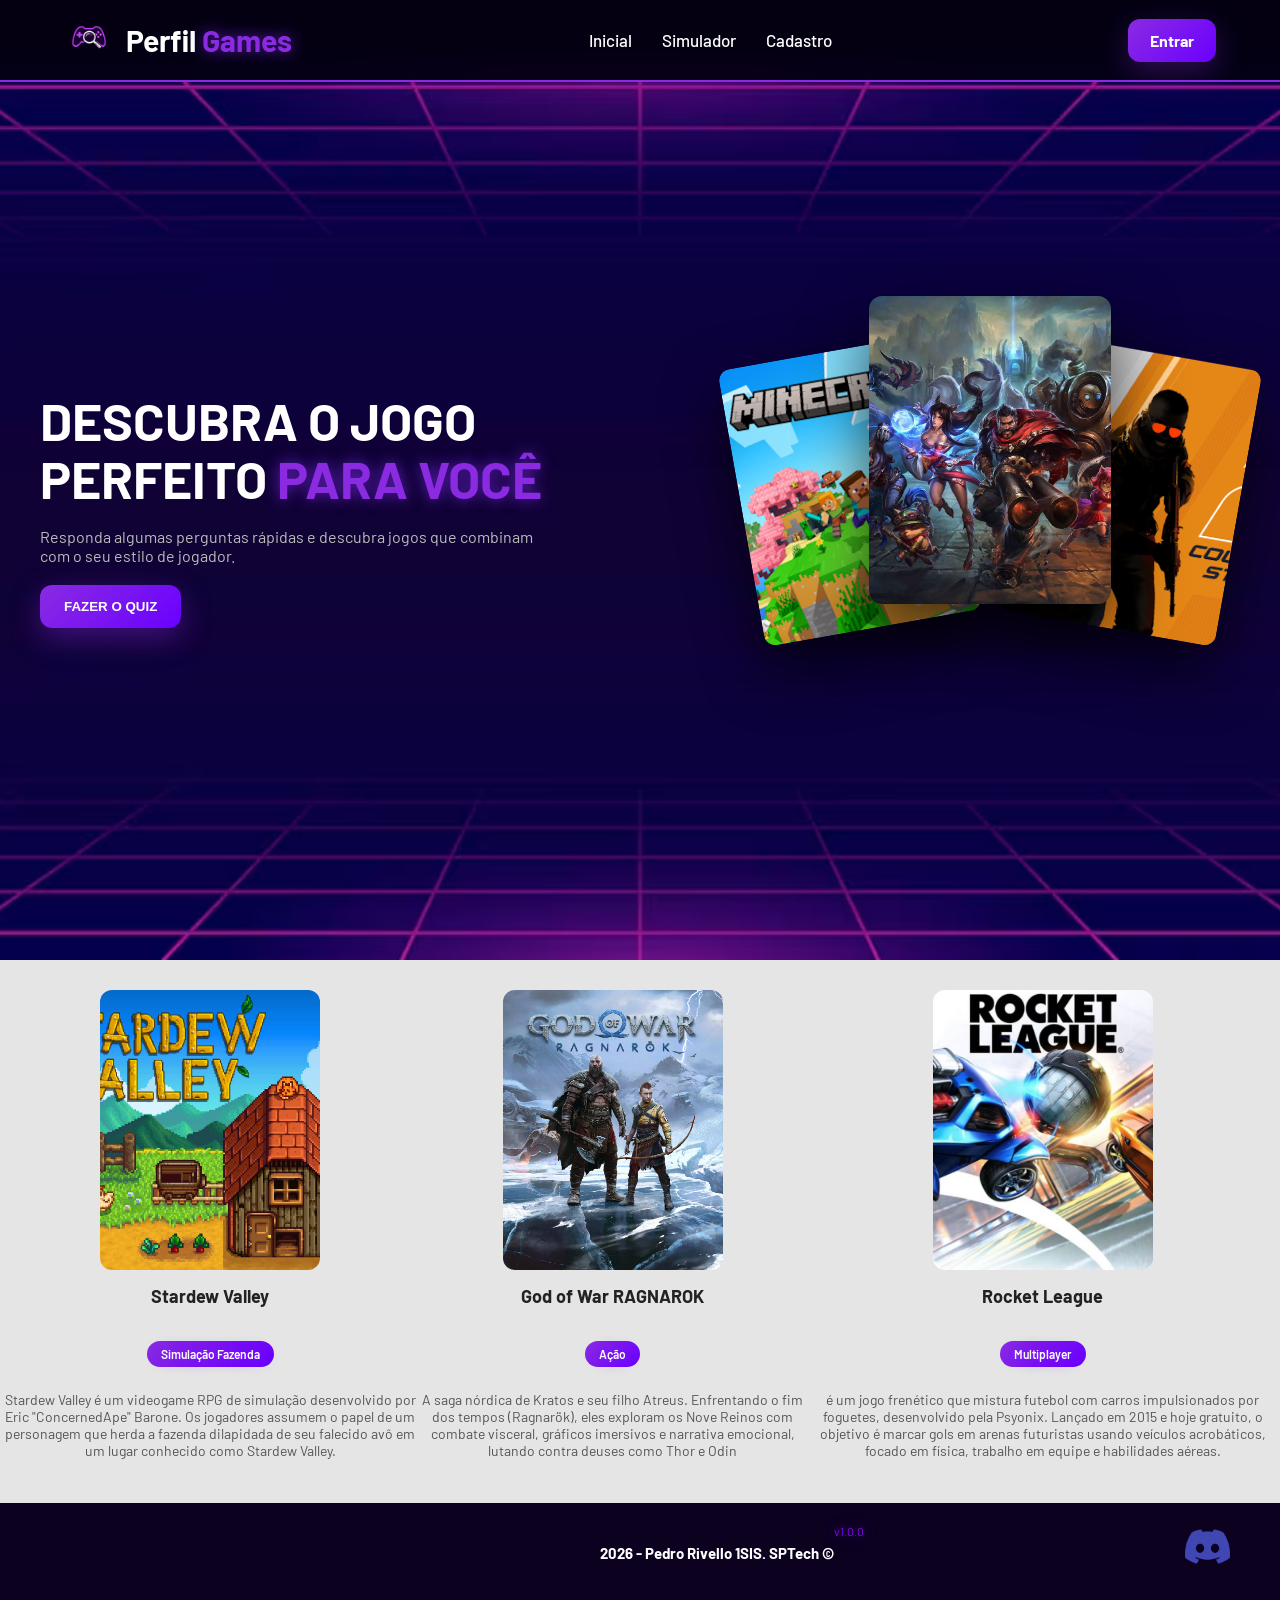
<file: HTML/index.html>
<!DOCTYPE html>
<html lang="en">

<head>
  <meta charset="UTF-8">
  <meta http-equiv="X-UA-Compatible" content="IE=edge">
  <meta name="viewport" content="width=device-width, initial-scale=1.0">

  <title>Projeto Individual</title>

  <script src="../js/sessao.js"></script>

  <link rel="stylesheet" href="../CSS/estilo.css">
  <link rel="icon" href="../assets/icon/icons8-controle-64.png">
  <link rel="preconnect" href="https://fonts.gstatic.com">
</head>

<body>
 <div class="header">
    <div class="container">

        <div class="logo-area">
            <img src="../assets/imgs/Logo-gamesPerfilColor.png">

            <h2 class="titulo">
                Perfil <span>Games</span>
            </h2>
        </div>
        <ul class="navbar">
            <li>
                <a href="../HTML/index.html">Inicial</a>
            </li>
            <li>
                <a href="../HTML/simulador.html">Simulador</a>
            </li>
            <li>
                <a href="../HTML/cadastro.html">Cadastro</a>
            </li>
        </ul>
        <a href="../HTML/login.html" class="btn-header">
            Entrar
        </a>
    </div>
</div>
  <div class="boxes">
    <div class="box">

<div class="banner">
  <div class="banner-content">

    <!-- TEXTO -->
    <div class="texto">
      <h1>
        DESCUBRA O JOGO <br>
        PERFEITO <span>PARA VOCÊ</span>
      </h1>

      <p>
        Responda algumas perguntas rápidas e descubra jogos que combinam com o seu estilo de jogador.
      </p>

      <a href="../HTML/Quiz.html"><button class="btn-quiz">FAZER O QUIZ</button></a>
    </div>

    <!-- IMAGENS -->
    <div class="cards">
      <img src="../assets/imgs/Minecraft_capa.png" class="card c1">
      <img src="../assets/imgs/lol.jpg" class="card c2">
      <img src="../assets/imgs/cs2.webp" class="card c3">
    </div>

  </div>
</div>
    </div>
  </div>
  <div class="social">
    <div class="container">
      <div class="boxes">
        <div class="box">
          <img src="../assets/imgs/stardew.jpg">
          <h4>Stardew Valley</h4>
          <span class="tag">Simulação Fazenda</span>
          <p>Stardew Valley é um videogame RPG de simulação desenvolvido por Eric "ConcernedApe" Barone. 
            Os jogadores assumem o papel de um personagem que herda a fazenda dilapidada de seu falecido avô em um lugar conhecido como Stardew Valley.</p>
        </div>
        <div class="box">
          <img src="../assets/imgs/GodOfWar.webp">
          <h4>God of War RAGNAROK</h4>
          <span class="tag">Ação</span>
          <p>A saga nórdica de Kratos e seu filho Atreus. Enfrentando o fim dos tempos (Ragnarök), 
            eles exploram os Nove Reinos com combate visceral, gráficos imersivos e narrativa emocional, 
            lutando contra deuses como Thor e Odin</p>
        </div>
        <div class="box">
          <img src="../assets/imgs/Rocket League.jpg">
          <h4>Rocket League</h4>
          <span class="tag">Multiplayer</span>
          <p>é um jogo frenético que mistura futebol com carros impulsionados por foguetes, desenvolvido pela Psyonix. Lançado em 2015 e hoje gratuito,
             o objetivo é marcar gols em arenas futuristas usando veículos acrobáticos, focado em física, trabalho em equipe e habilidades aéreas.</p>
        </div>
      </div>
    </div>
  </div>

  <div class="footer">
    <div class="container">
      <h4>2026 - Pedro Rivello 1SIS. SPTech &copy;</h4>
      <span class="version">v1.0.0</span>

      <div class="footer-right">
        <div class="midiaSocial">
          <img src="../assets/icon/discord.png" alt="Discord">
        </div>
      </div>
    </div>
  </div>

</body>

</html>
</file>
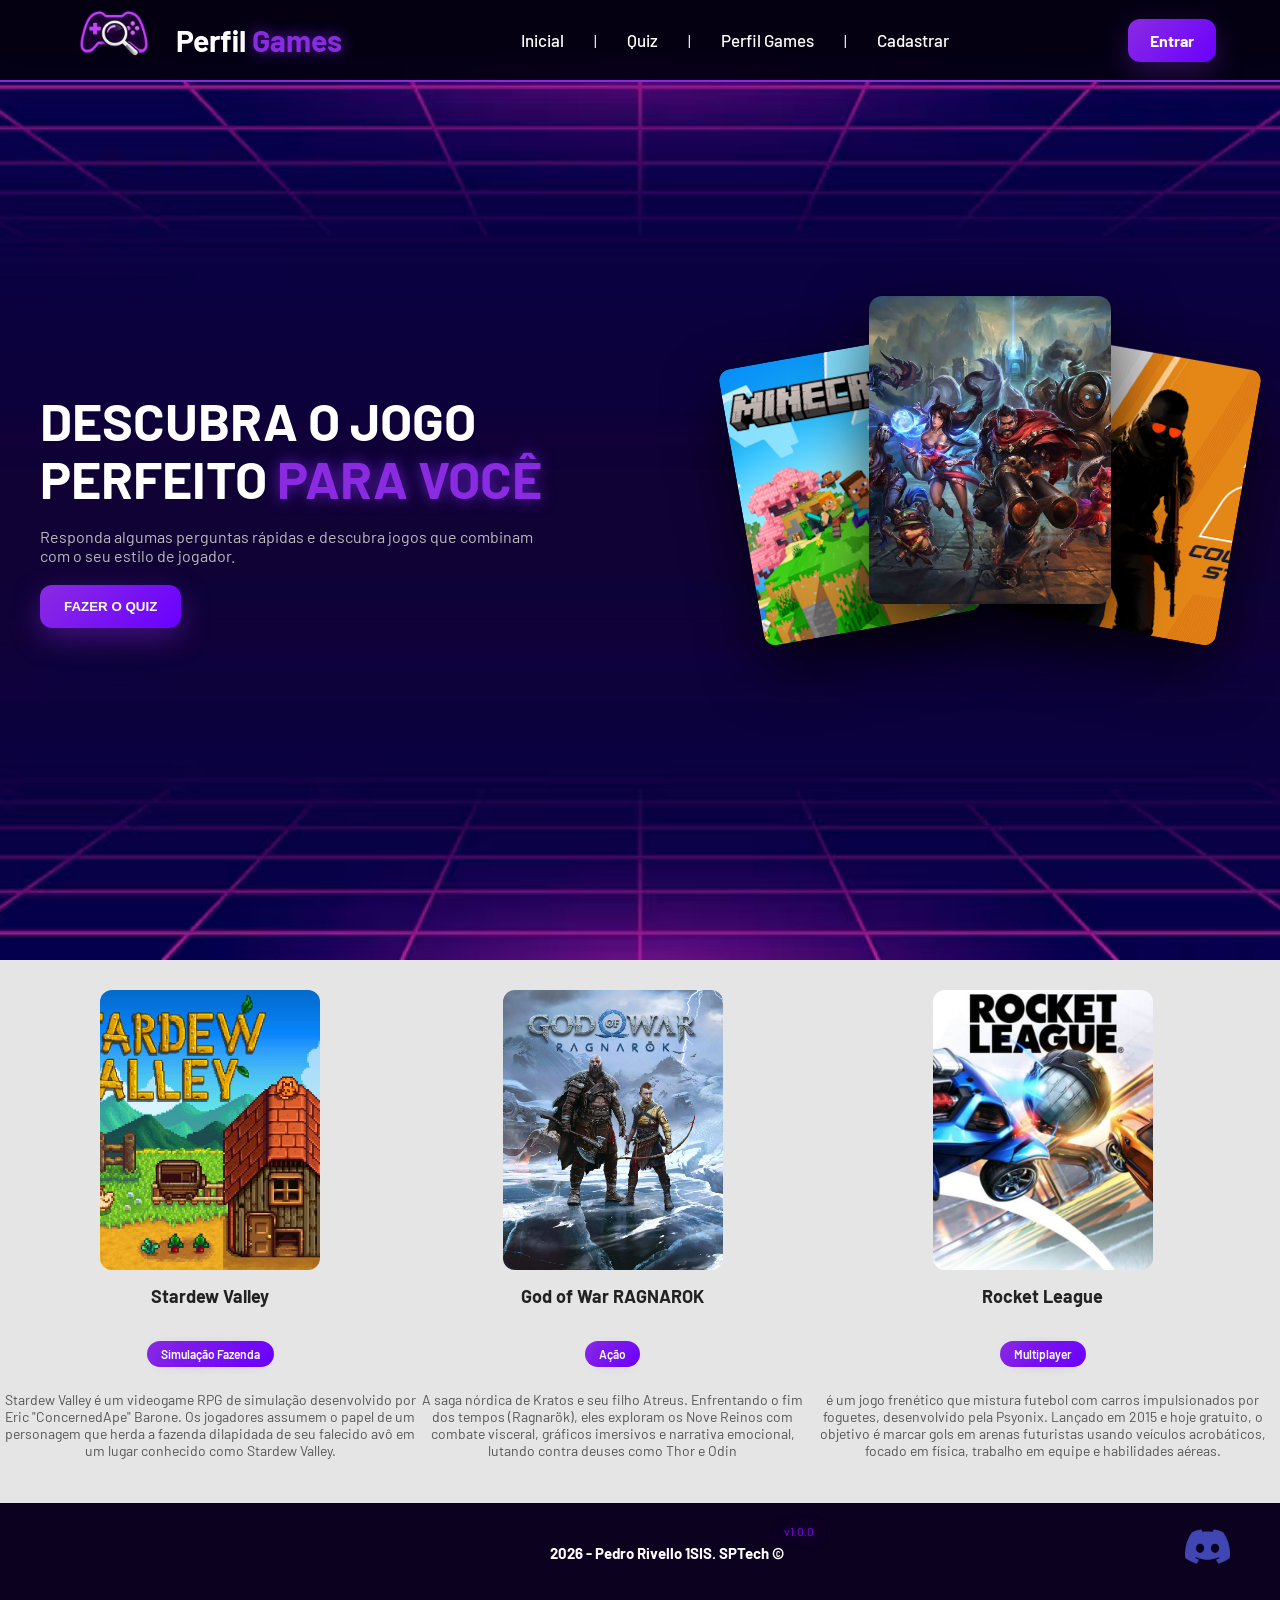
<file: public/index.html>
<!DOCTYPE html>
<html lang="en">

<head>
  <meta charset="UTF-8">
  <meta http-equiv="X-UA-Compatible" content="IE=edge">
  <meta name="viewport" content="width=device-width, initial-scale=1.0">

  <title>Perfil Games | Home</title>

  <script src="../js/sessao.js"></script>

  <link rel="stylesheet" href="./css/estilo.css">
  <link rel="icon" href="../assets/icon/icons8-controle-64.png">
  <link rel="preconnect" href="https://fonts.gstatic.com">
</head>



<body>
 <div class="header">
    <div class="containerHeader">

        <div class="logo-area">
            <img src="./assets/imgs/Logo-gamesPerfilColor.png">
            <h2 class="titulo">Perfil <span>Games</span></h2>
        </div>

        <ul class="navbar">
            <li><a href="./index.html">Inicial</a></li>
            <li class="pipe">|</li>
            <li><a href="./Quiz.html">Quiz</a></li>
            <li class="pipe">|</li>
            <!-- Só aparece quando logado -->
            <li id="navDashboard" style="display:none">
                <a href="./Dashboard.html">Dashboard</a>
            </li>
            <li id="navDashboardPipe" class="pipe" style="display:none">|</li>
            <li><a href="./Sobre.html">Perfil Games</a></li>
            <li class="pipe">|</li>
            <li><a href="./cadastro.html">Cadastrar</a></li>
        </ul>

        <!-- Botão muda conforme o estado de login -->
        <div id="areaLogin">
            <a href="./login.html" id="btnEntrar" class="btn-header">Entrar</a>
            <div id="areaLogado" style="display:none">
                <span id="nomeUsuario" class="nome-usuario"></span>
                <button onclick="sair()" class="btn-header btn-sair">Sair</button>
            </div>
        </div>

    </div>
</div>
  <div class="boxes">
    <div class="box">

<div class="banner">
  <div class="banner-content">
    <div class="texto">
      <h1>
        DESCUBRA O JOGO <br>
        PERFEITO <span>PARA VOCÊ</span>
      </h1>

      <p>
        Responda algumas perguntas rápidas e descubra jogos que combinam com o seu estilo de jogador.
      </p>

      <a href="./Quiz.html"><button class="btn-quiz">FAZER O QUIZ</button></a>
    </div>

    <div class="cards">
      <img src="./assets/imgs/Minecraft_capa.png" class="card c1">
      <img src="./assets/imgs/lol.jpg" class="card c2">
      <img src="./assets/imgs/cs2.webp" class="card c3">
    </div>

  </div>
</div>
    </div>
  </div>
  <div class="social">
    <div class="container">
      <div class="boxes">
        <div class="box">
          <img src="./assets/imgs/stardew.jpg">
          <h4>Stardew Valley</h4>
          <span class="tag">Simulação Fazenda</span>
          <p>Stardew Valley é um videogame RPG de simulação desenvolvido por Eric "ConcernedApe" Barone. 
            Os jogadores assumem o papel de um personagem que herda a fazenda dilapidada de seu falecido avô em um lugar conhecido como Stardew Valley.</p>
        </div>
        <div class="box">
          <img src="./assets/imgs/GodOfWar.webp">
          <h4>God of War RAGNAROK</h4>
          <span class="tag">Ação</span>
          <p>A saga nórdica de Kratos e seu filho Atreus. Enfrentando o fim dos tempos (Ragnarök), 
            eles exploram os Nove Reinos com combate visceral, gráficos imersivos e narrativa emocional, 
            lutando contra deuses como Thor e Odin</p>
        </div>
        <div class="box">
          <img src="./assets/imgs/Rocket League.jpg">
          <h4>Rocket League</h4>
          <span class="tag">Multiplayer</span>
          <p>é um jogo frenético que mistura futebol com carros impulsionados por foguetes, desenvolvido pela Psyonix. Lançado em 2015 e hoje gratuito,
             o objetivo é marcar gols em arenas futuristas usando veículos acrobáticos, focado em física, trabalho em equipe e habilidades aéreas.</p>
        </div>
      </div>
    </div>
  </div>

  <div class="footer">
    <div class="container">
      <h4>2026 - Pedro Rivello 1SIS. SPTech &copy;</h4>
      <span class="version">v1.0.0</span>

      <div class="footer-right">
        <div class="midiaSocial">
          <img src="./assets/icon/discord.png" alt="Discord">
        </div>
      </div>
    </div>
  </div>


  <script>
    // Ao carregar a página, verifica se está logado
    window.addEventListener("DOMContentLoaded", function () {
        verificarSessao();
    });

    function verificarSessao() {
        if (sessionStorage.ID_USUARIO) {
            // Logado: mostra nome, botão sair e link dashboard
            document.getElementById("btnEntrar").style.display       = "none";
            document.getElementById("areaLogado").style.display      = "flex";
            document.getElementById("navDashboard").style.display    = "list-item";
            document.getElementById("navDashboardPipe").style.display = "list-item";
            document.getElementById("nomeUsuario").innerHTML         =
                "Olá, " + sessionStorage.NOME_USUARIO;
        } else {
            // Deslogado: mostra só o botão entrar
            document.getElementById("btnEntrar").style.display       = "inline-block";
            document.getElementById("areaLogado").style.display      = "none";
            document.getElementById("navDashboard").style.display    = "none";
            document.getElementById("navDashboardPipe").style.display = "none";
        }
    }

    function sair() {
        sessionStorage.clear();
        window.location.href = "./index.html";
    }
</script>

</body>

</html>
</file>
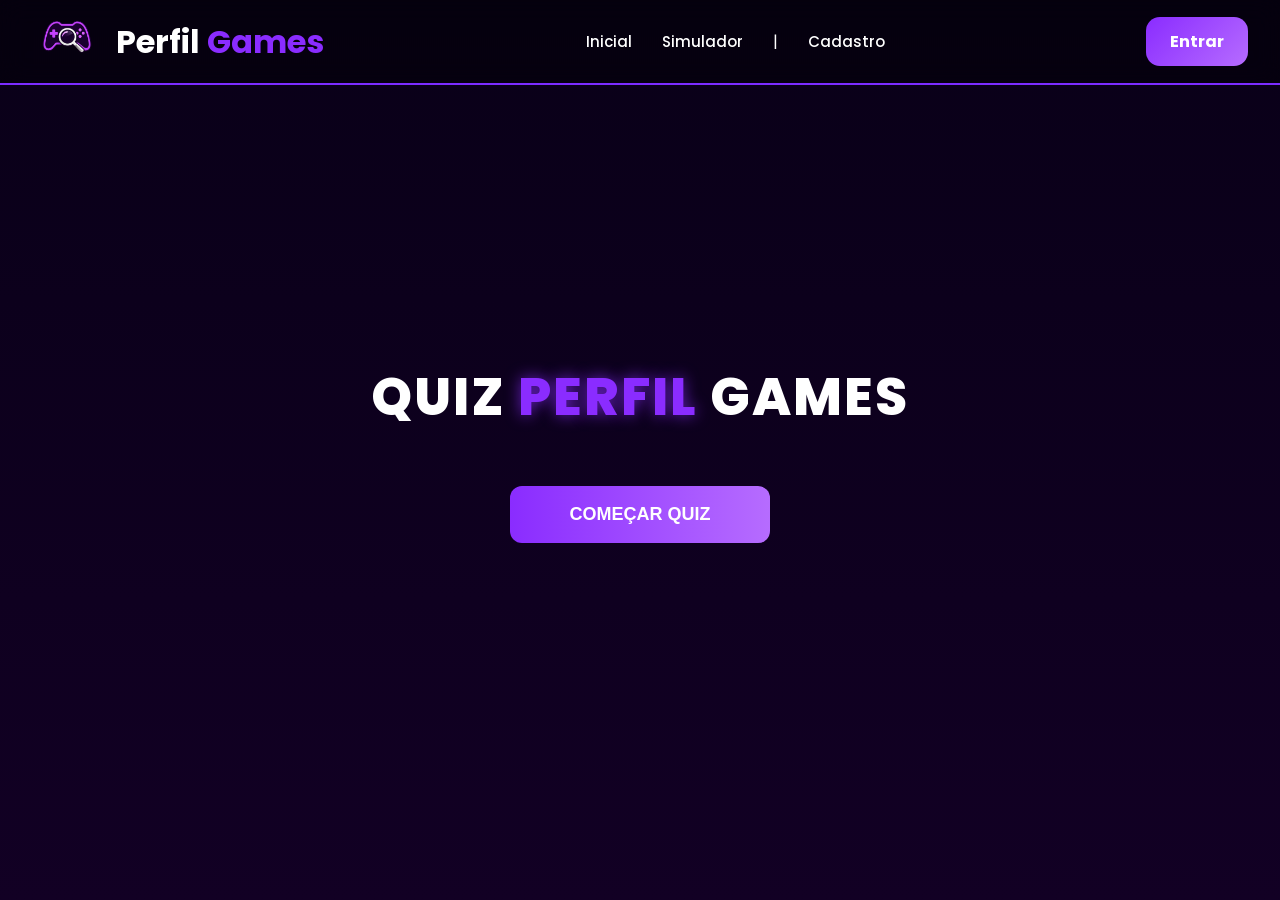
<file: HTML/Quiz.html>
<!DOCTYPE html>
<html lang="en">

<head>
    <meta charset="UTF-8">
    <meta name="viewport" content="width=device-width, initial-scale=1.0">
    <title>Exemplo - Quiz</title>
    <link rel="stylesheet" href="../CSS/estiloQuiz.css">
</head>


<body onload="onloadEsconder()">
    <div class="header">

    <div class="containerHeader">

        <div class="logoArea">
            <img src="../assets/imgs/Logo-gamesPerfilColor.png">

            <h2 class="titulo">
                Perfil <span>Games</span>
            </h2>
        </div>
        <ul class="navbar">
            <li>
                <a href="../HTML/index.html">Inicial</a>
            </li>
            <li>
                <a href="../HTML/simulador.html">Simulador</a>
            </li>
            <li>|</li>
            <li>
                <a href="../HTML/cadastro.html">Cadastro</a>
            </li>
        </ul>

        <a href="../HTML/login.html" class="btnHeader">
            Entrar
        </a>
    </div>

</div>
    <div id="pontuacaoEJogo">

        <h1 class="tituloQuiz">
            QUIZ <span>PERFIL</span> GAMES
        </h1>

        <button id="btnIniciarQuiz" onclick="iniciarQuiz()">
            COMEÇAR QUIZ
        </button>

        <div id="jogo" class="width-fit-content flex-colunar border-secondary">


            <div class="cabecalhoPergunta">

                <div id="infoQuestao">
                    QUESTÃO
                    <span id="spanNumeroDaQuestaoAtual"></span>
                    /
                    <span id="qtdQuestoes"></span>
                </div>

                <div id="perguntaDaQuestaoAtual">
                    <span id="spanQuestaoExibida"></span>
                </div>

            </div>

            <div id="opcoes">

                <span>
                    <input type="radio" id="primeiraOpcao" name="option" class="radio" />
                    <label for="primeiraOpcao" class="option" id="labelOpcaoUm"></label>
                </span>

                <span>
                    <input type="radio" id="segundaOpcao" name="option" class="radio" />
                    <label for="segundaOpcao" class="option" id="labelOpcaoDois"></label>
                </span>

                <span>
                    <input type="radio" id="terceiraOpcao" name="option" class="radio" />
                    <label for="terceiraOpcao" class="option" id="labelOpcaoTres"></label>
                </span>

                <span>
                    <input type="radio" id="quartaOpcao" name="option" class="radio" />
                    <label for="quartaOpcao" class="option" id="labelOpcaoQuatro"></label>
                </span>

            </div>

            <div id="botoes">

                <button onclick="voltar()" id="btnVolta"></button>

                <button onclick="avancar()" id="btnProx">
                    Próxima
                </button>

                <button onclick="tentarNovamente()" id="btnTentarNovamente">
                    Refazer Quiz
                </button>

            </div>

            <div id="resultadoFinal">
                <h2 id="tituloResultado"></h2>
                <p id="descricaoResultado"></p>
                <button id="btnCadastro" onclick="irCadastro()">
                    CADASTRAR PARA ENCONTRAR JOGADORES COM PERFIL PARECIDO COM O SEU
                </button>
            </div>

        </div>

    </div>
</body>

</html>
<script>
    const listaDeQuestoes = [

        {
            pergunta: "Qual estilo de jogo você prefere?",
            alternativaA: "Competitivo Online",
            alternativaB: "Exploração e aventura",
            alternativaC: "História envolvente",
            alternativaD: "Construção e criatividade",

            perfilA: "competitivo",
            perfilB: "explorador",
            perfilC: "historia",
            perfilD: "criativo"
        },

        {
            pergunta: "Você prefere jogar:",
            alternativaA: "Ranked e PvP",
            alternativaB: "Mundo aberto",
            alternativaC: "Campanha",
            alternativaD: "Sandbox",

            perfilA: "competitivo",
            perfilB: "explorador",
            perfilC: "historia",
            perfilD: "criativo"
        },

        {
            pergunta: "Qual ambiente mais te atrai?",
            alternativaA: "Mapas competitivos",
            alternativaB: "Florestas e cavernas",
            alternativaC: "Universos cinematográficos",
            alternativaD: "Mundos construíveis",

            perfilA: "competitivo",
            perfilB: "explorador",
            perfilC: "historia",
            perfilD: "criativo"
        }

    ]

    let numeroDaQuestaoAtual = 0

    let pontos = {
        competitivo: 0,
        explorador: 0,
        historia: 0,
        criativo: 0
    }

    function onloadEsconder() {

        document.getElementById("jogo").style.display = "none"

        document.getElementById("btnTentarNovamente").style.display = "none"
    }

    function iniciarQuiz() {

        document.getElementById("jogo").style.display = "flex"

        document.getElementById("btnIniciarQuiz").style.display = "none"

        document.getElementById("qtdQuestoes").innerHTML =
            listaDeQuestoes.length

        preencherHTMLcomQuestaoAtual(0)
    }

    function preencherHTMLcomQuestaoAtual(i) {

        const questaoAtual = listaDeQuestoes[i]

        document.getElementById("spanNumeroDaQuestaoAtual").innerHTML =
            i + 1

        document.getElementById("spanQuestaoExibida").innerHTML =
            questaoAtual.pergunta

        document.getElementById("labelOpcaoUm").innerHTML =
            questaoAtual.alternativaA

        document.getElementById("labelOpcaoDois").innerHTML =
            questaoAtual.alternativaB

        document.getElementById("labelOpcaoTres").innerHTML =
            questaoAtual.alternativaC

        document.getElementById("labelOpcaoQuatro").innerHTML =
            questaoAtual.alternativaD
    }

    function avancar() {

        const options = document.getElementsByName("option")

        let respondeu = false

        options.forEach((option) => {
            if (option.checked) {
                respondeu = true
            }
        })

        if (!respondeu) {
            alert("Escolha uma alternativa!")
            return
        }

        salvarResposta()

        desmarcarRadioButtons()

        numeroDaQuestaoAtual++

        if (numeroDaQuestaoAtual < listaDeQuestoes.length) {

            preencherHTMLcomQuestaoAtual(numeroDaQuestaoAtual)

        } else {

            mostrarResultado()
        }
    }

    function voltar() {
        
    }

    function salvarResposta() {

        const questaoAtual = listaDeQuestoes[numeroDaQuestaoAtual]

        if (primeiraOpcao.checked) {
            pontos[questaoAtual.perfilA]++
        }

        else if (segundaOpcao.checked) {
            pontos[questaoAtual.perfilB]++
        }

        else if (terceiraOpcao.checked) {
            pontos[questaoAtual.perfilC]++
        }

        else if (quartaOpcao.checked) {
            pontos[questaoAtual.perfilD]++
        }
    }

    function mostrarResultado() {

        document.getElementById("opcoes").style.display = "none"

        document.getElementById("botoes").style.display = "none"

        document.getElementById("resultadoFinal").style.display = "block"

        let maiorPerfil = ""
        let maiorPonto = 0

        for (let perfil in pontos) {

            if (pontos[perfil] > maiorPonto) {

                maiorPonto = pontos[perfil]
                maiorPerfil = perfil
            }
        }

        if (maiorPerfil == "competitivo") {

            document.getElementById("tituloResultado").innerHTML =
                "Perfil Competitivo"

            document.getElementById("descricaoResultado").innerHTML =
                "Você gosta de desafios, partidas online e competição intensa. Jogos como Valorant, Counter Strike 2 e League of Legends combinam muito com você."
        }

        else if (maiorPerfil == "explorador") {

            document.getElementById("tituloResultado").innerHTML =
                "Perfil Explorador"

            document.getElementById("descricaoResultado").innerHTML =
                "Você gosta de liberdade, exploração e aventuras. Jogos como Minecraft, Zelda e Stardew Valley são perfeitos para seu estilo."
        }

        else if (maiorPerfil == "historia") {

            document.getElementById("tituloResultado").innerHTML =
                "Perfil Narrativo"

            document.getElementById("descricaoResultado").innerHTML =
                "Você prefere experiências profundas e emocionantes. Jogos como The Last of Us, Red Dead Redemption 2 e God of War combinam com você."
        }

        else if (maiorPerfil == "criativo") {

            document.getElementById("tituloResultado").innerHTML =
                "Perfil Criativo"

            document.getElementById("descricaoResultado").innerHTML =
                "Você gosta de criar, construir e personalizar mundos. Jogos como The Sims, Roblox e Terraria são ideais para você."
        }

        document.getElementById("btnTentarNovamente").style.display =
            "block"
    }

    function tentarNovamente() {
        window.location.reload()
    }

    function desmarcarRadioButtons() {

        const options = document.getElementsByName("option")

        options.forEach((option) => {
            option.checked = false
        })
    }

    function irCadastro(){

    window.location.href= "../HTML/cadastro.html"
}
</script>
</file>
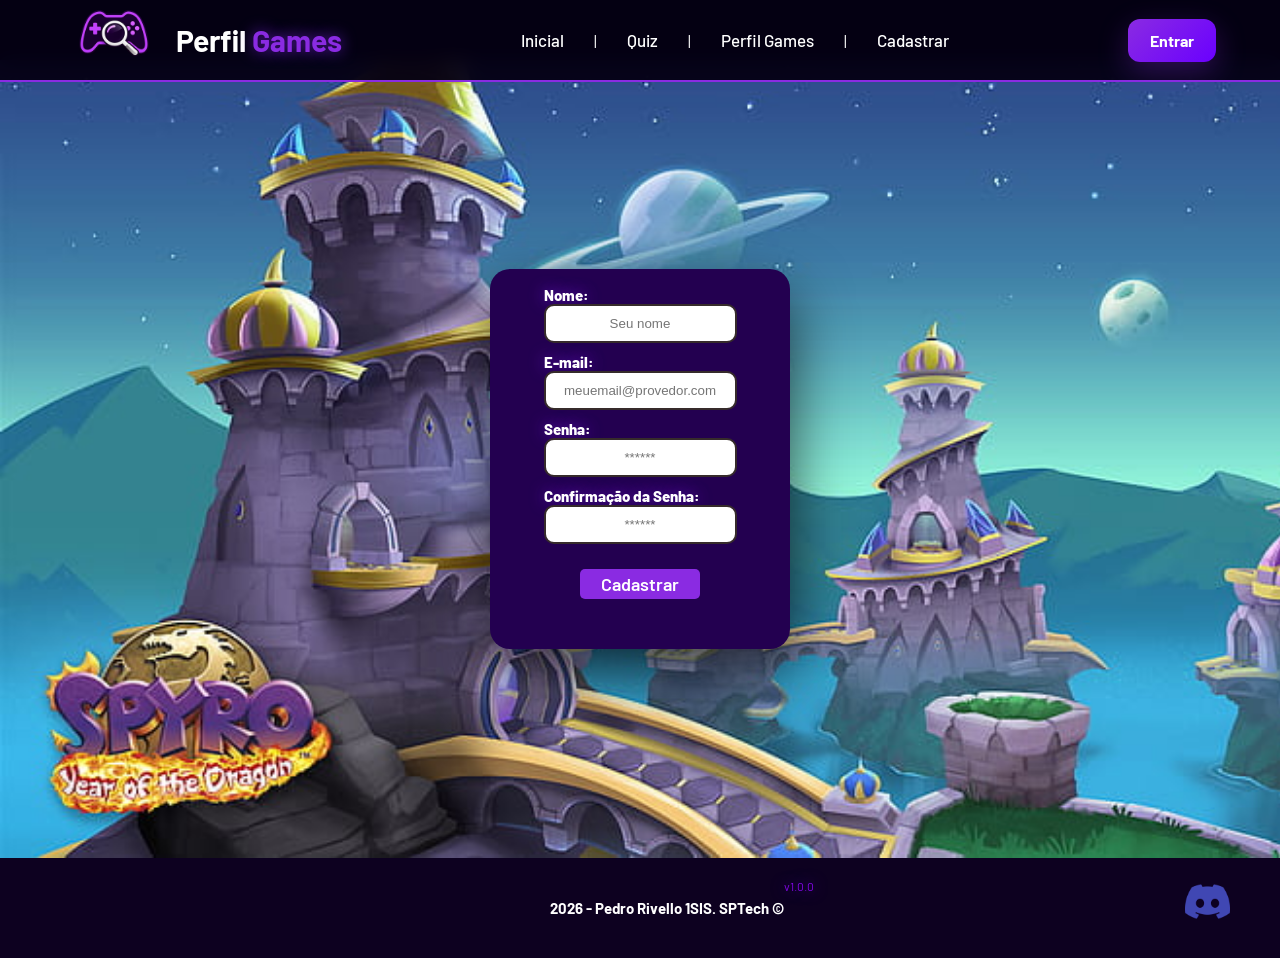
<file: public/cadastro.html>
<!DOCTYPE html>
<html lang="pt-br">

<head>
  <meta charset="UTF-8" />
  <meta http-equiv="X-UA-Compatible" content="IE=edge" />
  <meta name="viewport" content="width=device-width, initial-scale=1.0" />

  <title>Perfil Games | Cadastro</title>

  <script src="./js/sessao.js"></script>

  <link rel="stylesheet" href="./css/estilo.css" />
  <link rel="icon" href="./assets/icon/icons8-controle-64.png">
  <link rel="preconnect" href="https://fonts.gstatic.com" />
</head>

<body>
  <!--header inicio-->
  <div class="header">
    <div class="container">

      <div class="logo-area">
        <img src="./assets/imgs/Logo-gamesPerfilColor.png">

        <h2 class="titulo">
          Perfil <span>Games</span>
        </h2>
      </div>
      <ul class="navbar">
        <li>
          <a href="./index.html">Inicial</a>
        </li>
        <li class="pipe">|</li>
        <a href="./Quiz.html">Quiz</a>
        <li class="pipe">|</li>
        <li>
          <a href="./Sobre.html">Perfil Games</a>
        </li>
        <li class="pipe">|</li>
        <li>
          <a href="./cadastro.html">Cadastrar</a>
        </li>
      </ul>
      <a href="./login.html" class="btn-header">
        Entrar
      </a>
    </div>
  </div>
  <!--header fim-->

  <div class="login">
    <div class="alerta_erro">
      <div class="card_erro" id="cardErro">
        <span id="mensagem_erro"></span>
      </div>
    </div>
    <div class="container">
      <div class="card-cadastro">
        <div class="formulario">
          <!--
                         Para inserir mais um campo, copie uma das inputs abaixo.
                         Assim que inserir vá para o script abaixo.
                     -->
          <div class="campo">
            <span>Nome:</span>
            <input id="nome_input" type="text" placeholder="Seu nome" />
          </div>
          <div class="campo">
            <span>E-mail:</span>
            <input id="email_input" type="text" placeholder="meuemail@provedor.com" />
          </div>
          <div class="campo">
            <span>Senha:</span>
            <input id="senha_input" type="password" placeholder="******" />
          </div>
          <div class="campo">
            <span>Confirmação da Senha:</span>
            <input id="confirmacao_senha_input" type="password" placeholder="******" />
          </div>
          <button class="botao" onclick="cadastrar()">Cadastrar</button>
        </div>
        <div id="div_aguardar" class="loading-div">
          <img src="./assets/circle-loading.gif" id="loading-gif" />
        </div>

        <div id="div_erros_login"></div>
      </div>
    </div>
  </div>

  <!--footer inicio-->
  <div class="footer">
    <div class="container">
      <h4>2026 - Pedro Rivello 1SIS. SPTech &copy;</h4>
      <span class="version">v1.0.0</span>

      <div class="footer-right">
        <div class="midiaSocial">
          <img src="./assets/icon/discord.png" alt="Discord">
        </div>
      </div>
    </div>
  </div>
  <!--footer fim-->
</body>

</html>

<script>

  let Usuarios_Cadastrados = [];

  function cadastrar() {

    var nomeVar = document.getElementById("nome_input").value;
    var emailVar = document.getElementById("email_input").value;
    var senhaVar = document.getElementById("senha_input").value;
    var confirmacaoSenhaVar = document.getElementById("confirmacao_senha_input").value;
    var idUsuarioVincular

    // Verificando se há algum campo em branco
    if (
      nomeVar == "" ||
      emailVar == "" ||
      senhaVar == "" ||
      confirmacaoSenhaVar == ""
    ) {
      cardErro.style.display = "block";
      mensagem_erro.innerHTML =
        "Verificar Campos em Branco!";

      finalizarAguardar();
      return false;
    }
    if (!emailVar.includes("@") || !emailVar.includes(".")) {
      cardErro.style.display = "block";
      mensagem_erro.innerHTML = "(Email precisa de @ e .)";

      finalizarAguardar();
      return false;
    }
    if (senhaVar.length < 6) {
      cardErro.style.display = "block";
      mensagem_erro.innerHTML = "(Senha Fraca! necessita ter mais de 6 caracteres)";

      finalizarAguardar();
      return false;
    }
    if (senhaVar != confirmacaoSenhaVar) {
      cardErro.style.display = "block";
      mensagem_erro.innerHTML = "(Confirmação de senha errada)";

      finalizarAguardar();
      return false;
    }
    else {
      setInterval(sumirMensagem, 5000);
    }
    // Enviando o valor da nova input
    fetch("/usuarios/cadastrar", {
      method: "POST",
      headers: {
        "Content-Type": "application/json",
      },
      body: JSON.stringify({
        nomeServer: document.getElementById("nome_input").value,
        emailServer: document.getElementById("email_input").value,
        senhaServer: document.getElementById("senha_input").value,
        fkPerfilResultadoServer: sessionStorage.getItem("idPerfilQuiz")
      }),
    })
      .then(function (resposta) {
        console.log("resposta: ", resposta);

        if (resposta.ok) {
          cardErro.style.display = "block";

          mensagem_erro.innerHTML =
            "Cadastro realizado com sucesso! Redirecionando para tela de Login...";

          setTimeout(() => {
            window.location = "login.html";
          }, "2000");

          limparFormulario();
          finalizarAguardar();
        } else {
          throw "Houve um erro ao tentar realizar o cadastro!";
        }
      })
      .catch(function (resposta) {
        console.log(`#ERRO: ${resposta}`);
        finalizarAguardar();
      });

    return false;
  }
  function sumirMensagem() {
    cardErro.style.display = "none";
  }
</script>
</file>
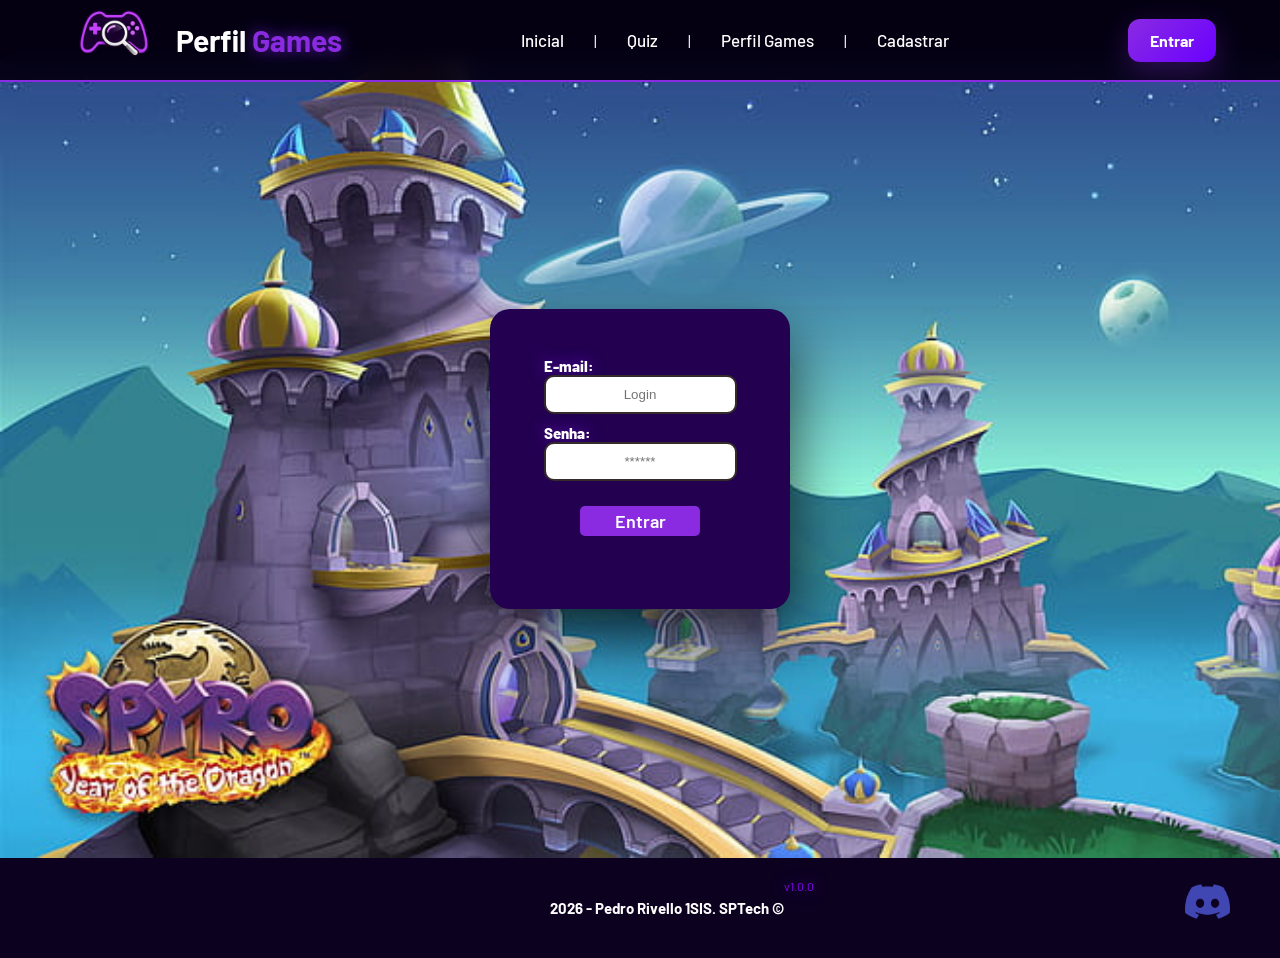
<file: public/login.html>
<!DOCTYPE html>
<html lang="pt-br">

<head>
    <meta charset="UTF-8">
    <meta http-equiv="X-UA-Compatible" content="IE=edge">
    <meta name="viewport" content="width=device-width, initial-scale=1.0">

    <title>Perfil Games | Login</title>

    <script src="./js/sessao.js"></script>

    <link rel="stylesheet" href="./css/estilo.css">
    <link rel="icon" href="./assets/icon/icons8-controle-64.png">
    <link rel="preconnect" href="https://fonts.gstatic.com">
</head>

<body>

    <!--Header-->

     <div class="header">
    <div class="container">

        <div class="logo-area">
            <img src="./assets/imgs/Logo-gamesPerfilColor.png">

            <h2 class="titulo">
                Perfil <span>Games</span>
            </h2>
        </div>
        <ul class="navbar">
            <li>
                <a href="./index.html">Inicial</a>
            </li>
            <li class="pipe">|</li>
            <a href="./Quiz.html">Quiz</a>
            <li class="pipe">|</li>
            <li>
                <a href="./Sobre.html">Perfil Games</a>
            </li>
            <li class="pipe">|</li>
            <li>
                <a href="./cadastro.html">Cadastrar</a>
            </li>
        </ul>
        <a href="./login.html" class="btn-header">
            Entrar
        </a>
    </div>
</div>


    <div class="login">
        <div class="alerta_erro">
            <div class="card_erro" id="cardErro">
                <span id="mensagem_erro"></span>
            </div>
        </div>
        <div class="container">
            <div class="card-login">
                <div class="formulario">
                    <div class="campo">
                        <span>E-mail:</span>
                        <input id="email_input" type="text" placeholder="Login">
                    </div>
                    <div class="campo">
                        <span>Senha:</span>
                        <input id="senha_input" type="password" placeholder="******">
                    </div>
                    <button class="botao" onclick="entrar()">Entrar</button>
                </div>

                <div id="div_aguardar" class="loading-div">
                    <img src="./assets/circle-loading.gif" id="loading-gif">
                </div>

                <div id="div_erros_login"></div>
            </div>
        </div>
    </div>


  <div class="footer">
    <div class="container">
      <h4>2026 - Pedro Rivello 1SIS. SPTech &copy;</h4>
      <span class="version">v1.0.0</span>

      <div class="footer-right">
        <div class="midiaSocial">
          <img src="./assets/icon/discord.png" alt="Discord">
        </div>
      </div>
    </div>
  </div>

</body>

</html>

<script>


    function entrar() {
        aguardar();

        var emailVar = email_input.value;
        var senhaVar = senha_input.value;

        if (emailVar == "" || senhaVar == "") {
            cardErro.style.display = "block"
            mensagem_erro.innerHTML = "(Mensagem de erro para todos os campos em branco)";
            finalizarAguardar();
            return false;
        }
        else {
            setInterval(sumirMensagem, 5000)
        }

        console.log("FORM LOGIN: ", emailVar);
        console.log("FORM SENHA: ", senhaVar);

        fetch("/usuarios/autenticar", {
            method: "POST",
            headers: {
                "Content-Type": "application/json"
            },
            body: JSON.stringify({
                emailServer: emailVar,
                senhaServer: senhaVar
            })
        }).then(function (resposta) {
            console.log("ESTOU NO THEN DO entrar()!")

            if (resposta.ok) {
                console.log(resposta);

                resposta.json().then(json => {
                    console.log(json);
                    console.log(JSON.stringify(json));
                    sessionStorage.EMAIL_USUARIO = json.email;
                    sessionStorage.NOME_USUARIO = json.nome;
                    sessionStorage.ID_USUARIO = json.id;
                    sessionStorage.AQUARIOS = JSON.stringify(json.aquarios)

                    setTimeout(function () {
                        window.location = "./Dashboard.html";
                    }, 1000); 

                });

            } else {

                console.log("Houve um erro ao tentar realizar o login!");

                resposta.text().then(texto => {
                    console.error(texto);
                    finalizarAguardar(texto);
                });
            }

        }).catch(function (erro) {
            console.log(erro);
        })

        return false;
    }

    function sumirMensagem() {
        cardErro.style.display = "none"
    }

</script>
</file>
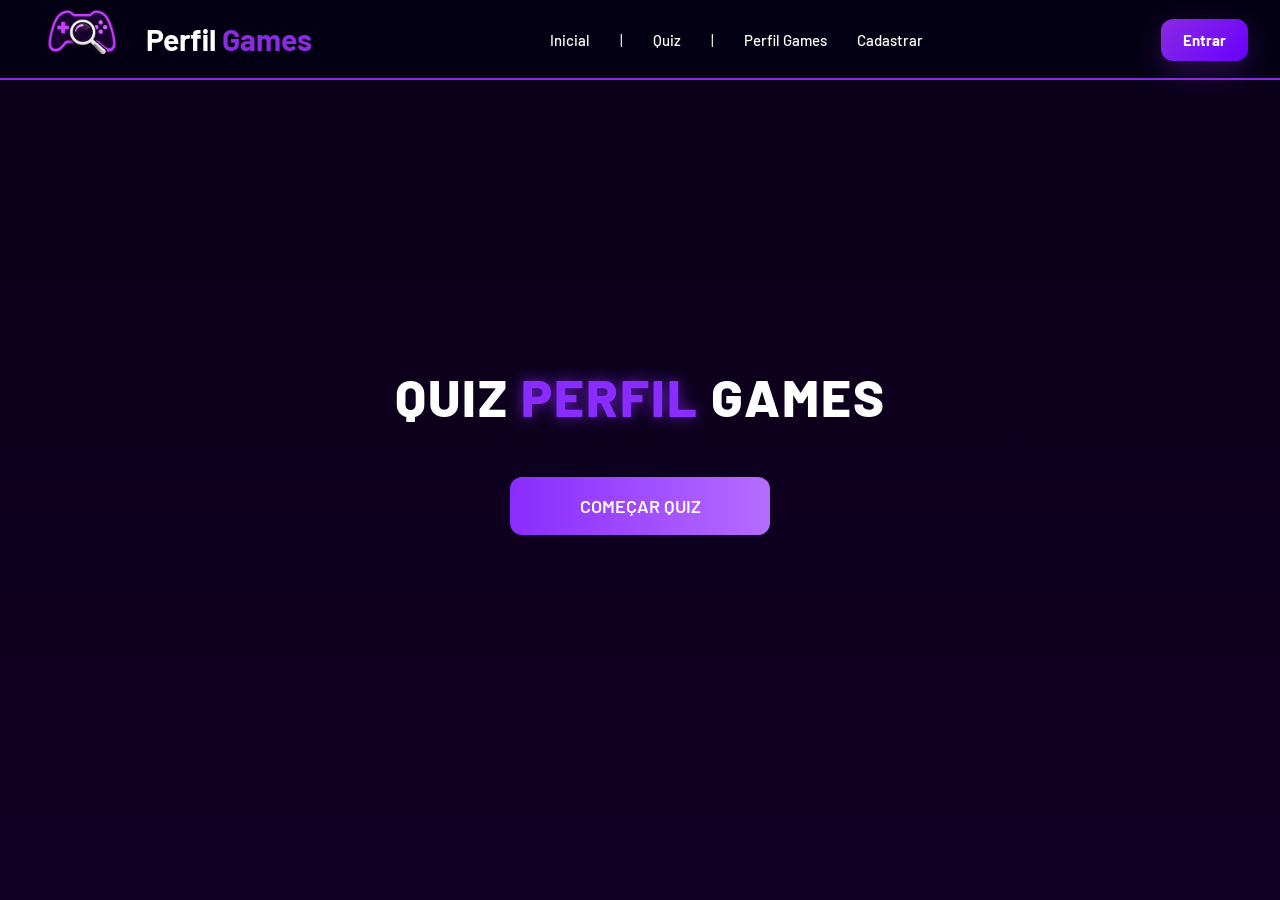
<file: public/Quiz.html>
<!DOCTYPE html>
<html lang="en">

<head>
    <meta charset="UTF-8">
    <meta name="viewport" content="width=device-width, initial-scale=1.0">
    <title>Perfil Games | Quiz</title>
    <link rel="stylesheet" href="./css/estiloQuiz.css">
    <link rel="icon" href="./assets/icon/icons8-controle-64.png">
</head>


<body onload="onloadEsconder()">
    <div class="header">
        <div class="containerHeader">

            <div class="logoArea">
                <img src="./assets/imgs/Logo-gamesPerfilColor.png">
                <h2 class="titulo">Perfil <span>Games</span></h2>
            </div>

            <ul class="navbar">
                <li><a href="./index.html">Inicial</a></li>
                <li>|</li>
                <li><a href="./Quiz.html">Quiz</a></li>
                <li>|</li>
                <li id="navDashboard" style="display:none">
                    <a href="./Dashboard.html">Dashboard</a>
                </li>
                <li id="navDashboardPipe" style="display:none">|</li>
                <li><a href="./Sobre.html">Perfil Games</a></li>
                <li id="navDashboardPipe" style="display:none">|</li>
                <li><a href="./cadastro.html">Cadastrar</a></li>
            </ul>

            <!-- Botão muda conforme login -->
            <div id="areaLogin">
                <b><a href="./login.html" id="btnEntrar" class="btnHeader">Entrar</a></b>
                <div id="areaLogado" style="display:none">
                    <span id="nomeUsuario" class="nome-usuario"></span>
                    <button onclick="sair()" class="btn-sair">Sair</button>
                </div>
            </div>

        </div>
    </div>
    <div id="pontuacaoEJogo">

        <h1 class="tituloQuiz">
            QUIZ <span>PERFIL</span> GAMES
        </h1>

        <button id="btnIniciarQuiz" onclick="iniciarQuiz()">
            COMEÇAR QUIZ
        </button>

        <div id="jogo" class="width-fit-content flex-colunar border-secondary">


            <div class="cabecalhoPergunta">

                <div id="infoQuestao">
                    QUESTÃO
                    <span id="spanNumeroDaQuestaoAtual"></span>
                    /
                    <span id="qtdQuestoes"></span>
                </div>

                <div id="perguntaDaQuestaoAtual">
                    <span id="spanQuestaoExibida"></span>
                </div>

            </div>

            <div id="opcoes">

                <span>
                    <input type="radio" id="primeiraOpcao" name="option" class="radio" />
                    <label for="primeiraOpcao" class="option" id="labelOpcaoUm"></label>
                </span>

                <span>
                    <input type="radio" id="segundaOpcao" name="option" class="radio" />
                    <label for="segundaOpcao" class="option" id="labelOpcaoDois"></label>
                </span>

                <span>
                    <input type="radio" id="terceiraOpcao" name="option" class="radio" />
                    <label for="terceiraOpcao" class="option" id="labelOpcaoTres"></label>
                </span>

                <span>
                    <input type="radio" id="quartaOpcao" name="option" class="radio" />
                    <label for="quartaOpcao" class="option" id="labelOpcaoQuatro"></label>
                </span>

            </div>

            <div id="botoes">
                <button onclick="avancar()" id="btnProx">
                    Próxima
                </button>

                <button onclick="tentarNovamente()" id="btnTentarNovamente">
                    Refazer Quiz
                </button>

            </div>

            <div id="resultadoFinal">
                <h2 id="tituloResultado"></h2>
                <p id="descricaoResultado"></p>
                <button id="btnCadastro" onclick="irCadastro()">
                    CADASTRAR PARA ENCONTRAR JOGADORES COM PERFIL PARECIDO COM O SEU
                </button>
            </div>
        </div>
    </div>
</body>

</html>
<script>

    window.addEventListener("DOMContentLoaded", function () {
        verificarSessao();
    });

    function verificarSessao() {
        if (sessionStorage.ID_USUARIO) {
            document.getElementById("btnEntrar").style.display = "none";
            document.getElementById("areaLogado").style.display = "flex";
            document.getElementById("navDashboard").style.display = "list-item";
            document.getElementById("navDashboardPipe").style.display = "list-item";
            document.getElementById("nomeUsuario").innerHTML = "Olá, " + sessionStorage.NOME_USUARIO;
            document.getElementById("btnCadastro").style.display = "none";
        }
    }

    function sair() {
        sessionStorage.clear();
        window.location.href = "./index.html";
    }

    const listaDeQuestoes = [

        {
            pergunta: "Qual estilo de jogo você prefere?",
            alternativaA: "Competitivo Online",
            alternativaB: "Exploração e aventura",
            alternativaC: "História envolvente",
            alternativaD: "Construção e criatividade",

            perfilA: "competitivo",
            perfilB: "explorador",
            perfilC: "historia",
            perfilD: "criativo"
        },

        {
            pergunta: "Você prefere jogar:",
            alternativaA: "Ranked e PvP",
            alternativaB: "Mundo aberto",
            alternativaC: "Campanha",
            alternativaD: "Sandbox",

            perfilA: "competitivo",
            perfilB: "explorador",
            perfilC: "historia",
            perfilD: "criativo"
        },

        {
            pergunta: "Qual ambiente mais te atrai?",
            alternativaA: "Mapas competitivos",
            alternativaB: "Florestas e cavernas",
            alternativaC: "Universos cinematográficos",
            alternativaD: "Mundos construíveis",

            perfilA: "competitivo",
            perfilB: "explorador",
            perfilC: "historia",
            perfilD: "criativo"
        },

        {
            pergunta: "O que mais te motiva a continuar jogando?",
            alternativaA: "Subir de rank e melhorar habilidades",
            alternativaB: "Descobrir novas áreas e missões",
            alternativaC: "Ver o final da história",
            alternativaD: "Relaxar e passar o tempo",

            perfilA: "competitivo",
            perfilB: "explorador",
            perfilC: "historia",
            perfilD: "criativo"
        },

        {
            pergunta: "Como você prefere jogar?",
            alternativaA: "Com amigos em partidas online",
            alternativaB: "Sozinho, aproveitando a história",
            alternativaC: "Explorando livremente o mundo",
            alternativaD: "Sem pressão, apenas me divertindo",

            perfilA: "competitivo",
            perfilB: "historia",
            perfilC: "explorador",
            perfilD: "criativo"
        },

    ]

    let numeroDaQuestaoAtual = 0

    let pontos = {
        competitivo: 0,
        explorador: 0,
        historia: 0,
        criativo: 0
    }

    function onloadEsconder() {

        document.getElementById("jogo").style.display = "none"

        document.getElementById("btnTentarNovamente").style.display = "none"
    }

    function iniciarQuiz() {

        document.getElementById("jogo").style.display = "flex"

        document.getElementById("btnIniciarQuiz").style.display = "none"

        document.getElementById("qtdQuestoes").innerHTML =
            listaDeQuestoes.length

        preencherHTMLcomQuestaoAtual(0)
    }

    function preencherHTMLcomQuestaoAtual(i) {

        const questaoAtual = listaDeQuestoes[i]

        document.getElementById("spanNumeroDaQuestaoAtual").innerHTML =
            i + 1

        document.getElementById("spanQuestaoExibida").innerHTML =
            questaoAtual.pergunta

        document.getElementById("labelOpcaoUm").innerHTML =
            questaoAtual.alternativaA

        document.getElementById("labelOpcaoDois").innerHTML =
            questaoAtual.alternativaB

        document.getElementById("labelOpcaoTres").innerHTML =
            questaoAtual.alternativaC

        document.getElementById("labelOpcaoQuatro").innerHTML =
            questaoAtual.alternativaD
    }

    function avancar() {

        const options = document.getElementsByName("option")

        let respondeu = false

        options.forEach((option) => {
            if (option.checked) {
                respondeu = true
            }
        })

        if (!respondeu) {
            alert("Escolha uma alternativa!")
            return
        }

        salvarResposta()

        desmarcarRadioButtons()

        numeroDaQuestaoAtual++

        if (numeroDaQuestaoAtual < listaDeQuestoes.length) {

            preencherHTMLcomQuestaoAtual(numeroDaQuestaoAtual)

        } else {

            mostrarResultado()
        }
    }

    function voltar() {

    }

    function salvarResposta() {

        const questaoAtual = listaDeQuestoes[numeroDaQuestaoAtual]

        if (primeiraOpcao.checked) {
            pontos[questaoAtual.perfilA]++
        }

        else if (segundaOpcao.checked) {
            pontos[questaoAtual.perfilB]++
        }

        else if (terceiraOpcao.checked) {
            pontos[questaoAtual.perfilC]++
        }

        else if (quartaOpcao.checked) {
            pontos[questaoAtual.perfilD]++
        }
    }

    function mostrarResultado() {

        document.getElementById("opcoes").style.display = "none"
        document.getElementById("botoes").style.display = "none"
        document.getElementById("resultadoFinal").style.display = "block"
        document.getElementById("infoQuestao").style.display = "none"
        document.getElementById("perguntaDaQuestaoAtual").style.display = "none"

        let maiorPerfil = ""
        let maiorPonto = 0

        for (let perfil in pontos) {

            if (pontos[perfil] > maiorPonto) {

                maiorPonto = pontos[perfil]
                maiorPerfil = perfil
            }
        }

        if (maiorPerfil == "competitivo") {

            document.getElementById("tituloResultado").innerHTML =
                "Perfil Competitivo"

            document.getElementById("descricaoResultado").innerHTML =
                "Você gosta de desafios, partidas online e competição intensa. Jogos como Valorant, Counter Strike 2 e League of Legends combinam muito com você."
        }

        else if (maiorPerfil == "explorador") {

            document.getElementById("tituloResultado").innerHTML =
                "Perfil Explorador"

            document.getElementById("descricaoResultado").innerHTML =
                "Você gosta de liberdade, exploração e aventuras. Jogos como Minecraft, Zelda e Stardew Valley são perfeitos para seu estilo."
        }

        else if (maiorPerfil == "historia") {

            document.getElementById("tituloResultado").innerHTML =
                "Perfil Narrativo"

            document.getElementById("descricaoResultado").innerHTML =
                "Você prefere experiências profundas e emocionantes. Jogos como The Last of Us, Red Dead Redemption 2 e God of War combinam com você."
        }

        else if (maiorPerfil == "criativo") {

            document.getElementById("tituloResultado").innerHTML =
                "Perfil Criativo"

            document.getElementById("descricaoResultado").innerHTML =
                "Você gosta de criar, construir e personalizar mundos. Jogos como The Sims, Roblox e Terraria são ideais para você."
        }

        document.getElementById("btnTentarNovamente").style.display = "block";

        const mapaPerfilId = {
            competitivo: 1,
            explorador: 2,
            historia: 3,
            criativo: 4
        };

        const idPerfil = mapaPerfilId[maiorPerfil];

        // Guardar no sessionStorage para usar no cadastro
        sessionStorage.setItem("perfilQuiz", maiorPerfil);
        sessionStorage.setItem("idPerfilQuiz", idPerfil);
    }

    function tentarNovamente() {
        window.location.reload()
    }

    function desmarcarRadioButtons() {

        const options = document.getElementsByName("option")

        options.forEach((option) => {
            option.checked = false
        })
    }

    function irCadastro() {

        window.location.href = "./cadastro.html"
    }

</script>
</file>
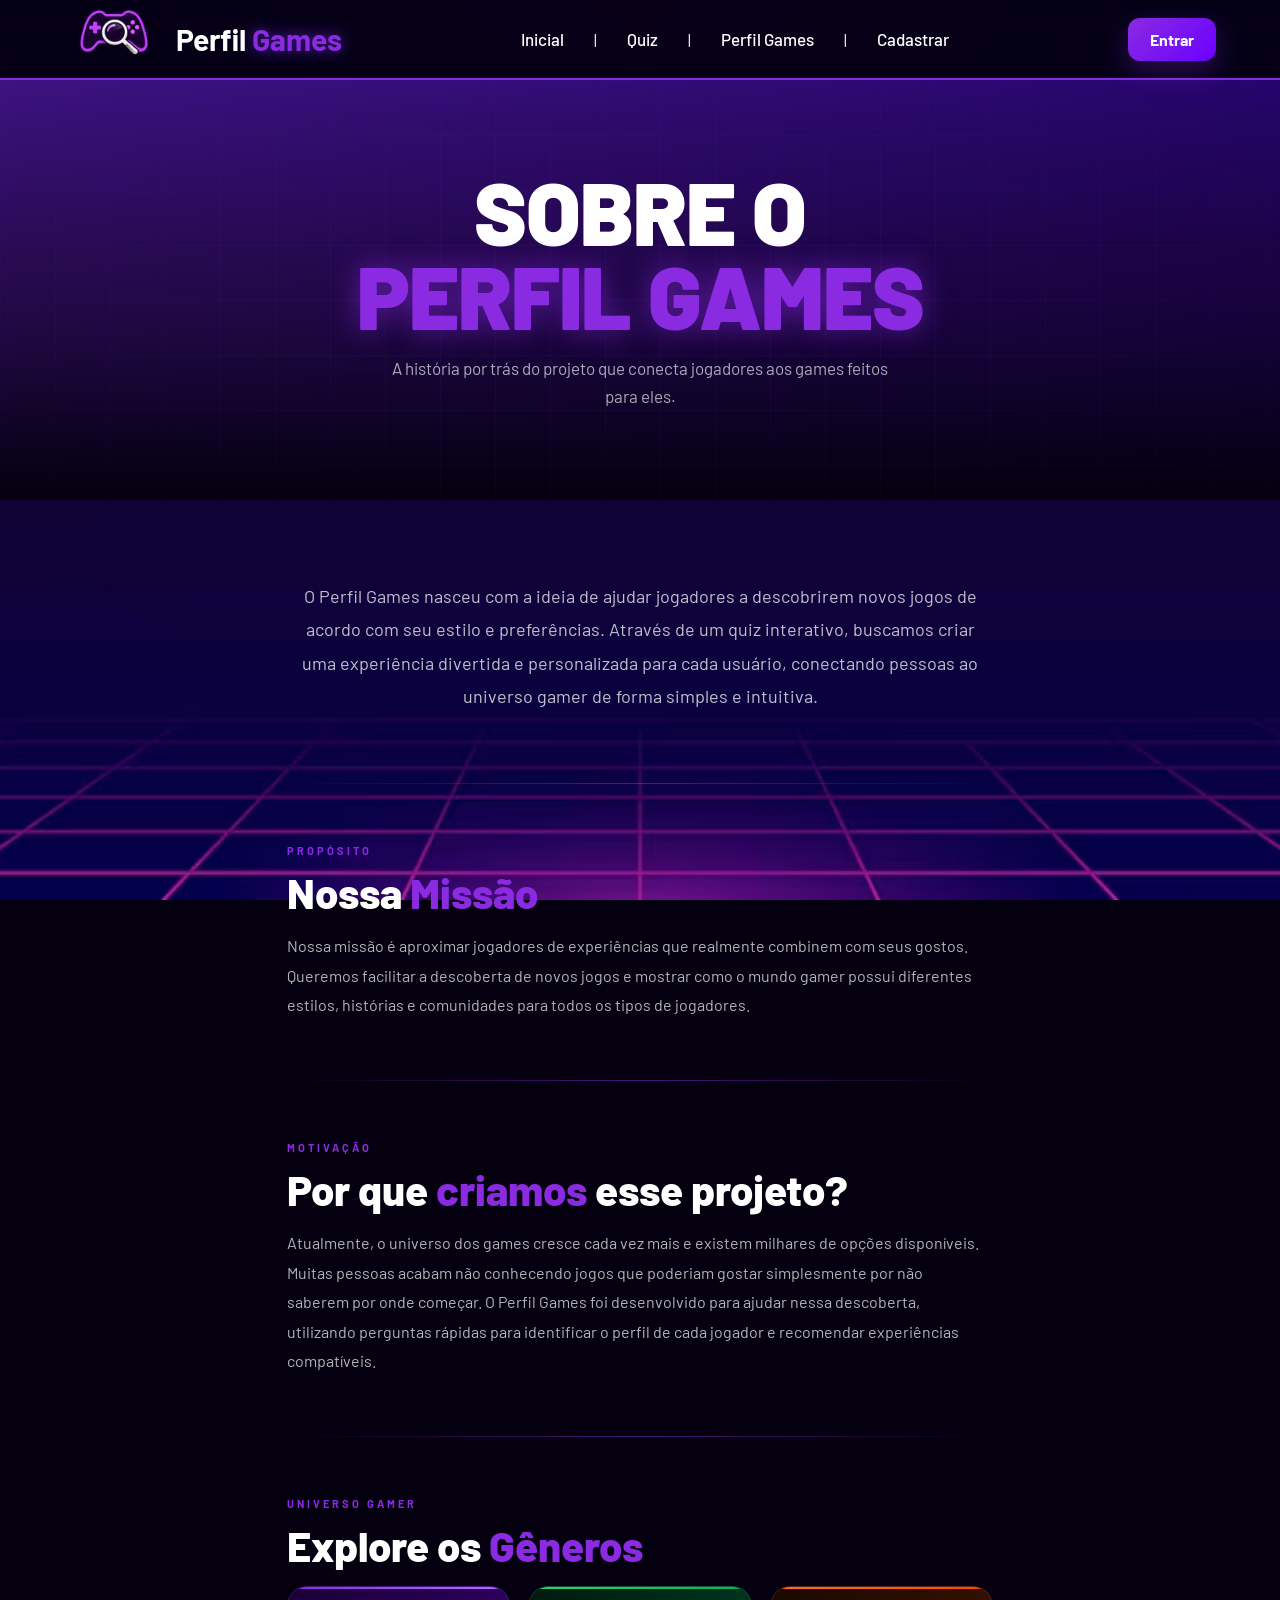
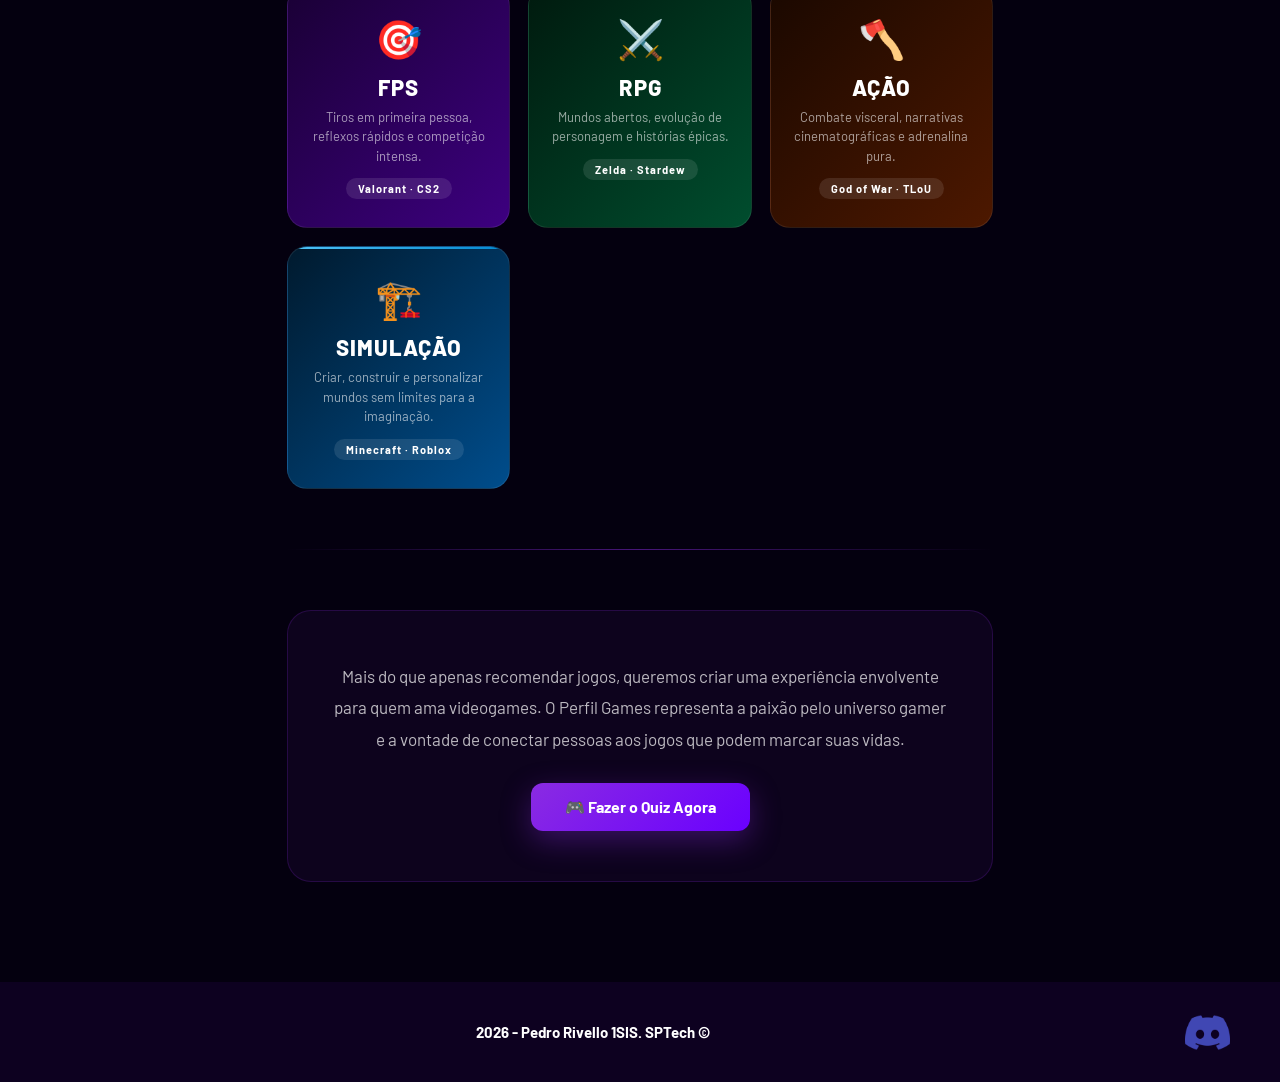
<file: public/Sobre.html>
<!DOCTYPE html>
<html lang="pt-br">

<head>
  <meta charset="UTF-8">
  <meta name="viewport" content="width=device-width, initial-scale=1.0">
  <title>Perfil Games | Sobre Nós</title>
  <link rel="stylesheet" href="./css/estiloSobre.css">
  <link rel="icon" href="./assets/icon/icons8-controle-64.png">
</head>

<body>

  <!-- HEADER -->
  <div class="header">
    <div class="containerHeader">
      <div class="logo-area">
        <img src="./assets/imgs/Logo-gamesPerfilColor.png" alt="Logo">
        <h2 class="titulo">Perfil <span>Games</span></h2>
      </div>

      <ul class="navbar">
        <li><a href="./index.html">Inicial</a></li>
        <li class="pipe">|</li>
        <li><a href="./Quiz.html">Quiz</a></li>
        <li id="navDashboardPipe" class="pipe" style="display:none">|</li>
        <li id="navDashboard" style="display:none"><a href="./Dashboard.html">Dashboard</a></li>
        <li class="pipe">|</li>
        <li><a href="./Sobre.html">Perfil Games</a></li>
        <li class="pipe">|</li>
        <li><a href="./cadastro.html">Cadastrar</a></li>

      </ul>

      <div id="areaLogin">
        <a href="./login.html" id="btnEntrar" class="btn-header">Entrar</a>
        <div id="areaLogado" style="display:none">
          <div class="usuario-info">
            <span class="nome-usuario" id="nomeUsuario"></span>
            <span class="perfil-usuario" id="perfilUsuario"></span>
          </div>
          <button onclick="sair()" class="btn-sair">Sair</button>
        </div>
      </div>

    </div>
  </div>

  <!-- BANNER -->
  <div class="banner-sobre">
    <h1>SOBRE O<br><span>PERFIL GAMES</span></h1>
    <p>A história por trás do projeto que conecta jogadores aos games feitos para eles.</p>
  </div>

  <!-- CONTEÚDO -->
  <div class="sobre-conteudo">

    <!-- INTRO -->
    <div class="bloco-intro reveal">
      <p>
        O Perfil Games nasceu com a ideia de ajudar jogadores a descobrirem novos jogos de acordo com seu estilo e
        preferências.
        Através de um quiz interativo, buscamos criar uma experiência divertida e personalizada para cada usuário,
        conectando pessoas ao universo gamer de forma simples e intuitiva.
      </p>
    </div>

    <div class="divisor"></div>

    <!-- MISSÃO -->
    <div class="bloco-secao reveal">
      <div class="label-secao">Propósito</div>
      <h2>Nossa <span>Missão</span></h2>
      <p>
        Nossa missão é aproximar jogadores de experiências que realmente combinem com seus gostos.
        Queremos facilitar a descoberta de novos jogos e mostrar como o mundo gamer possui diferentes estilos,
        histórias e comunidades para todos os tipos de jogadores.
      </p>
    </div>

    <div class="divisor"></div>

    <!-- POR QUE CRIAMOS -->
    <div class="bloco-secao reveal">
      <div class="label-secao">Motivação</div>
      <h2>Por que <span>criamos</span> esse projeto?</h2>
      <p>
        Atualmente, o universo dos games cresce cada vez mais e existem milhares de opções disponíveis.
        Muitas pessoas acabam não conhecendo jogos que poderiam gostar simplesmente por não saberem por onde começar.
        O Perfil Games foi desenvolvido para ajudar nessa descoberta, utilizando perguntas rápidas para identificar
        o perfil de cada jogador e recomendar experiências compatíveis.
      </p>
    </div>

    <div class="divisor"></div>

    <!-- CARDS GÊNEROS -->
    <div class="bloco-secao reveal">
      <div class="label-secao">Universo Gamer</div>
      <h2>Explore os <span>Gêneros</span></h2>
    </div>
    <div class="generos-grid reveal">
      <div class="genero-card fps">
        <div class="genero-emoji">🎯</div>
        <h3>FPS</h3>
        <p>Tiros em primeira pessoa, reflexos rápidos e competição intensa.</p>
        <span class="genero-tag">Valorant · CS2</span>
      </div>
      <div class="genero-card rpg">
        <div class="genero-emoji">⚔️</div>
        <h3>RPG</h3>
        <p>Mundos abertos, evolução de personagem e histórias épicas.</p>
        <span class="genero-tag">Zelda · Stardew</span>
      </div>
      <div class="genero-card acao">
        <div class="genero-emoji">🪓</div>
        <h3>AÇÃO</h3>
        <p>Combate visceral, narrativas cinematográficas e adrenalina pura.</p>
        <span class="genero-tag">God of War · TLoU</span>
      </div>
      <div class="genero-card simulacao">
        <div class="genero-emoji">🏗️</div>
        <h3>SIMULAÇÃO</h3>
        <p>Criar, construir e personalizar mundos sem limites para a imaginação.</p>
        <span class="genero-tag">Minecraft · Roblox</span>
      </div>
    </div>

    <div class="divisor"></div>

    <!-- FECHO -->
    <div class="bloco-fecho reveal">
      <p>
        Mais do que apenas recomendar jogos, queremos criar uma experiência envolvente para quem ama videogames.
        O Perfil Games representa a paixão pelo universo gamer e a vontade de conectar pessoas
        aos jogos que podem marcar suas vidas.
      </p>
      <a href="./Quiz.html" class="btn-quiz-sobre">🎮 Fazer o Quiz Agora</a>
    </div>

  </div>

  <!-- FOOTER -->
  <div class="footer">
    <div class="container">
      <h4>2026 - Pedro Rivello 1SIS. SPTech &copy;</h4>
    </div>
    <div class="footer-right">
      <div class="midiaSocial">
        <img src="./assets/icon/discord.png" alt="Discord">
      </div>
    </div>
  </div>

  <script>
    // SESSÃO - HEADER
    window.addEventListener("DOMContentLoaded", function () {
      verificarSessao();
    });

    function verificarSessao() {
      if (sessionStorage.ID_USUARIO) {
        document.getElementById("btnEntrar").style.display = "none";
        document.getElementById("areaLogado").style.display = "flex";
        document.getElementById("navDashboard").style.display = "list-item";
        document.getElementById("navDashboardPipe").style.display = "list-item";
        document.getElementById("nomeUsuario").innerHTML = "Olá, " + sessionStorage.getItem("NOME_USUARIO");
        document.getElementById("perfilUsuario").innerHTML = "🎮 " + (sessionStorage.getItem("perfilQuiz") || "sem perfil");
      }
    }

    function sair() {
      sessionStorage.clear();
      window.location.href = "./index.html";
    }

    // ANIMAÇÕES
    const reveals = document.querySelectorAll('.reveal');
    const observer = new IntersectionObserver((entries) => {
      entries.forEach((entry, i) => {
        if (entry.isIntersecting) {
          setTimeout(() => entry.target.classList.add('visible'), i * 100);
        }
      });
    }, { threshold: 0.1 });
    reveals.forEach(el => observer.observe(el));
  </script>

</body>

</html>
</file>
<file: CSS/estilo.css>
@import url('https://fonts.googleapis.com/css2?family=Barlow:ital,wght@0,100;0,200;0,300;0,400;0,500;0,600;0,700;0,800;0,900;1,100;1,200;1,300;1,400;1,500;1,600;1,700;1,800;1,900&display=swap');

body {
  margin: 0;
  padding: 0;
  font-family: 'Barlow', 'Segoe UI', 'Segoe UI', Tahoma, Geneva, Verdana, sans-serif;
  background-color: black;
  padding-top: 60px;
}

:root {
  --tamanho-header: 80px;
  --tamanho-banner: calc(100vh - var(--tamanho-header) - var(--tamanho-footer) - 2px);
  --tamanho-simulador: calc(100vh - var(--tamanho-header) - var(--tamanho-footer) - 2px);
  --tamanho-login: calc(100vh - var(--tamanho-header) - var(--tamanho-footer) - 2px);
  --tamanho-footer: 20px;
}

.hero {
    background-image: url('../assets/imgs/fundoroxo.avif');
    background-position: center;
    height: 100vh;
    display: flex;
    flex-direction: column;
    align-items: center;
    justify-content: flex-end;
    text-align: center;
    padding-bottom: 40px;
}

.container {
  display: flex;
  width: 100%;
  margin: auto;
  padding-left: 0;
}

.container-bttn {
  display: flex;
  justify-content:space-between;
  width: 80%;
  align-items: center;
 
}

.botton{
   padding: 14px 24px;
  border: none;
  background: linear-gradient(135deg, #8a2be2, #6a00ff);
  color: white;
  border-radius: 12px;
  font-weight: 600;
  cursor: pointer;
  box-shadow: 0 10px 30px rgba(138,43,226,0.4);
  transition: transform 0.1s ease;
  transform-style: preserve-3d;
  margin-right: 30px;
}
.botton ::after{
  content: "";
  position: absolute;
  inset: 0;
  border-radius: 12px;
  background: radial-gradient(circle at center, rgba(255,255,255,0.3), transparent);
  opacity: 0;
  transition: 0.3s;
}
.botton :hover ::after{
  opacity: 1;
}


.header {
    width: 100%;
    height: 80px;
    border-bottom: 2px solid #8a2be2;
    background: rgba(5, 0, 20, 0.95);
    backdrop-filter: blur(10px);
    position: fixed;
    top: 0;
    left: 0;
    z-index: 1000;
}

.header .container {
    width: 90%;
    height: 100%;
    margin: auto;

    display: flex;
    align-items: center;
    justify-content: space-between;
}

.logo-area {
    display: flex;
    align-items: center;
    gap: 12px;
}

.logo-area img {
    width: 50px;
}

.header a {
  text-decoration: none;
  color: rgb(255, 255, 255);
}

.agora {
  font-weight: 800;
}

.navbar {
    display: flex;
    align-items: center;
    gap: 30px;
    list-style: none;
    margin: 0;
    padding: 0;
}

.navbar a {
    color: white;
    text-decoration: none;
    font-size: 17px;
    font-weight: 500;
    transition: 0.3s;
}

.navbar a:hover {
    color: #a855f7;
}

.navbar .botton{
  margin-left: auto;
}

.entrar{
  padding: 10px 20px;
    border: none;
    background: rgb(128, 6, 228);
    color: white;
    border-radius: 10px;
    cursor: pointer;
    transition: background 0.25s, transform 0.25s, box-shadow 0.25s;
    font-weight: 600;
    font-size: 1rem;
    letter-spacing: 0.4px;
    box-shadow: 0 4px 20px rgba(249, 115, 22, 0.35);
    transform: translateY(-3px);
    margin-right: 50px;
}

.titulo {
    color: white;
    font-size: 30px;
    font-weight: 700;
    margin: 0;
}

.titulo span {
    color: #8a2be2;
    text-shadow: 0 0 15px rgba(138,44,255,0.7);
}

.header h1 {
  margin: 0;
}

/* BANNER */

.banner {
  height: 100vh;
  background: url('../assets/imgs/fundoroxo.avif') center/cover no-repeat;
  display: flex;
  align-items: center;
  width: 100%;
  color: #fff;
}

.banner-content {
  width: 100%;
  max-width: 1200px;
  margin: auto;
  display: flex;
  justify-content: space-between;
  align-items: center;
}

.banner .container {
  justify-content: center;
  align-items: center;
  height: 100%;
}
.banner .container {
  display: flex;
  flex-direction: column;
  align-items: flex-start;
  text-align: left;
  margin-left: 150px;
}

.banner .container p {
  width: 50%;
  margin: 0;
  padding: 0;
  font-size: 36px;
}

.banner .container span {
  font-weight: 800;
}

/* MISSÃO VISÃO VALORES */

.social {
  background-color: #e5e5e5;
  display: flex;
}

.social .container {
  justify-content: center;
}

.box .boxes{
  width: 80px;
}

.box img {
  width: 220px;
  height: 280px;
  object-fit: cover;
  border-radius: 12px;
  transition: 0.3s;
}

.box h4 {
  margin-top: 15px;
  font-size: 18px;
  color: #222;
}

.box p {
  font-size: 14px;
  color: #555;
}

.box .jogos img {
  width: 200px;
}

.social .container .boxes {
  display: flex;
  justify-content: space-between;
  width: 100%;
  padding: 30px 0;
}

.social p {
  text-align: center;
}

.box {
  display: flex;
  flex-direction: column;
  align-items: center;
}

/* FOOTER */

.footer {
  background-color: #0d0120;
  height: 100px;
  color: #fff;
  display: flex;
  font-size: 15px;
  align-self: center;
}

.footer .container {
  justify-content: center;
  text-align: center;
  margin-left: 600px;
}

.footer .container .version {
  font-size: 12px;
}

.footer-right{
  flex: 1;
  display: flex;
  justify-content: flex-end;
}

.midiaSocial{
 display: flex;
 gap: 25px;
}

.midiaSocial img{
  width: 45px;
  height: 45px;
  cursor: pointer;
  transition: 0.3s;
  margin-right: 50px;
  opacity: 0.7;
}
.midiaSocial img:hover{
  transform: scale(1.1);
}   

/* LOGIN */

.login {
  height: var(--tamanho-login);
  background-image: url('../assets/imgs/Cenario\ Spyro.jpg');
  background-size: cover;
}

.login .container {
  justify-content: center;
  align-items: center;
  height: 100%;
}

.card h2 {
  margin: 0;
  font-size: 30px;
}
.cards {
  position: relative;
  width: 500px;
  height: 400px;
}

.card {
  position: absolute;
  width: 300px;
  height: 500px;
  object-fit: cover;
  border-radius: 20px;
  box-shadow: 0 25px 60px rgba(0,0,0,0.7);
  transition: 0.3s;
  color: rgb(255, 255, 255);
  align-items: center;
}
.card:hover {
  transform: scale(1.15) rotate(0deg);
  z-index: 3;
}

.card-img img {
  width: 100%;
  height: 100%;
  object-fit: cover;
  display: block;
}

.card-img:hover {
  transform: scale(1.15) rotate(0deg);
  z-index: 3;
}

.card-img {
  width: 240px;
  height: 300px;
  object-fit: cover;
  border-radius: 18px;
  box-shadow: 0 20px 50px rgba(0,0,0,0.7);
  transition: 0.3s;
}
.card-login{
  position: absolute;
  width: 300px;
  height: 300px;
  object-fit: cover;
  border-radius: 20px;
  background: rgb(35, 0, 80);
  box-shadow: 0 25px 60px rgba(0,0,0,0.7);
  color: rgb(255, 255, 255);
  align-items: center;
}
.card-login span{
  color: rgb(255, 255, 255);
}

.card-cadastro{
  position: absolute;
  width: 300px;
  height: 380px;
  object-fit: cover;
  border-radius: 20px;
  background: rgb(35, 0, 80);
  box-shadow: 0 25px 60px rgba(0,0,0,0.7);
  color: rgb(255, 255, 255);
  align-items: center;
}
.card-cadastro span{
  color: rgb(255, 255, 255); ;
}

.formulario {
  display: flex;
  height: 90%;
  width: 80%;
  justify-content: center;
  flex-direction: column;
  align-items: center; 
  margin-left: 30px;
}

.formulario span {
  font-size: 15px;
  font-weight: 800;
}

.formulario input {
  border: 2px solid #362b2b;
  text-align: center;
  border-radius: 10px;
  margin: 0;
}

.formulario select {
  border: 2px solid #362b2b;
  background-color: white;
  color: gray;
  height: 36px;
  text-align: center;
  border-radius: 10px;
  margin: 0;
}

.campo {
  display: flex;
  flex-direction: column;
  justify-content: start;
  padding: 5px 0;
}

.botao {
  cursor: pointer;
  font-family: "Barlow", sans-serif;
  border: 0;
  border-radius: 5px;
  font-weight: 600;
  font-size: 18px;
  color: #fff;
  background-color: #8a2be2;
  width: 120px;
  height: 30px;
  align-self: center;
  margin-top: 20px;
}

.loading-div {
  width: 50px;
  display: none;
}

.loading-div img {
  height: 50px;
  width: 50px;
}

#div_erros_login {
  display: none
}

/* FORMULARIO */

.alerta_erro{
  display: flex;
  justify-content: flex-end;
}

.card_erro {
  display: none;
  background-color: #fff;
  color: black;
  width: 230px;
  position: fixed;
  border-radius: 4px;
  border: #ED145B 3px solid;
  padding: 10px;
  margin-right: 10%;
}

.card_erro #mensagem_erro{
  font-weight: 500;
  font-size: 20px;
}

.formulario .tipo_campo {
  font-size: 20px;
  font-weight: 600 !important;
}

.formulario {
  display: flex;
  flex-direction: column;
  
}

input {
  margin-bottom: 10px;
  border: 2px solid #000000;
  padding: 10px;
  text-align: center;
  border-radius: 10px;
}

.btn {
  font-family: "Barlow", sans-serif;
  border: 0;
  border-radius: 5px;
  font-weight: 600;
  font-size: 18px;
  padding: 10px 15px;
  color: white;
  background-color: #ED145B;
  width: 120px;
  align-self: center;
  margin-top: 5px;
}

.btn-header {
    padding: 12px 22px;
    border-radius: 12px;
    background: linear-gradient(135deg, #8a2be2, #6a00ff);
    color: white;
    text-decoration: none;
    font-weight: 700;
    transition: 0.3s;
    box-shadow: 0 10px 30px rgba(138,43,226,0.3);
}

.btn-header:hover {
    transform: translateY(-2px);
}

.loading-div {
  width: 50px;
  margin: auto;
  display: none;
}

.loading-div img {
  height: 50px;
  width: 50px;
}

/* SIMULADOR */

.simulador {
  color: white;
}

.simulador .container {
  flex-direction: column;
  overflow: scroll; 
  height: var(--tamanho-simulador);
}

/* ALERTA */

#alerta {
  position: absolute;
  right: 0;
  bottom: 0;
}

.mensagem-alarme {
  background-color: white;
  border-radius: 5px;
  width: 300px;
  height: 80px;
  margin: 10px;
  padding: 10px 0;
  display: flex;
  justify-content: space-evenly;
  align-items: center;
}

.mensagem-alarme h3 {
  font-size: 14px;
  margin: 0;
}

.mensagem-alarme .informacao {
  width: 66%;
}

.alarme-sino {
  width: 48px;
  height: 48px;
  animation-name: bell;
  animation-duration: 4s;
  background-image: url('https://cdn-icons-png.flaticon.com/512/1157/1157000.png');
  background-size: cover;
  animation-iteration-count: infinite;
}

@keyframes bell {
  0%   {transform: rotate(25deg)}
  25%  {transform: rotate(-25deg)}
  50%  {transform: rotate(25deg)}
  75%  {transform: rotate(-25deg)}
  100% {transform: rotate(25deg)}
}
span{
  color: rgb(128, 6, 228);
  text-shadow: 0 0 15px rgba(138,44,255,0.7);
}


.subtitulo-banner {
  margin-top: 10px;
  color: #696e6e;
  align-items: flex-start;
}
.banner .botton{
  padding: 10px 20px;
    border: none;
    background: rgb(128, 6, 228);
    color: white;
    border-radius: 10px;
    cursor: pointer;
    transition: background 0.25s, transform 0.25s, box-shadow 0.25s;
    font-weight: 600;
    font-size: 1rem;
    letter-spacing: 0.4px;
    box-shadow: 0 4px 20px rgba(249, 115, 22, 0.35);
    transform: translateY(-3px);
}

.imagens-banner {
  position: absolute;
  right: 80px;
  top: 50%;
  transform: translateY(-50%);
  display: flex;
  align-items: center;
}


.c1 {
  left: 0;
  top: 40px;
  transform: rotate(-10deg);
  z-index: 1;
}
.c2 {
  left: 140px;
  top: 0;
  transform: scale(1.1);
  z-index: 2;
}

/* DIREITA */
.c3 {
  left: 280px;
  top: 40px;
  transform: rotate(10deg);
  z-index: 1;
}

.img1, .img3 {
  opacity: 0.95;
}


.texto {
  max-width: 520px;
  color: white;
}

.texto h1 {
  font-size: 52px;
  line-height: 1.1;
  margin: 0;
}

.texto span {
  color: #8a2be2;
}

.texto p {
  margin: 20px 0;
  color: #bcbcbc;
  font-size: 16px;
}
.btn-quiz {
  padding: 14px 24px;
  border: none;
  background: linear-gradient(135deg, #8a2be2, #6a00ff);
  color: white;
  border-radius: 12px;
  font-weight: 600;
  cursor: pointer;
  box-shadow: 0 10px 30px rgba(138,43,226,0.4);
  transition: transform 0.1s ease;
  transform-style: preserve-3d;
}

.btn-quiz::after {
  content: "";
  position: absolute;
  inset: 0;
  border-radius: 12px;
  background: radial-gradient(circle at center, rgba(255,255,255,0.3), transparent);
  opacity: 0;
  transition: 0.3s;
}

.btn-quiz:hover::after {
  opacity: 1;
}

.tag {
  display: inline-block;
  margin: 10px 0;
  padding: 6px 14px;
  background: linear-gradient(135deg, #8a2be2, #6a00ff);
  color: white;
  border-radius: 20px;
  font-size: 12px;
  font-weight: 600;
}
</file>
<file: public/css/estilo.css>
@import url('https://fonts.googleapis.com/css2?family=Barlow:wght@300;400;500;600;700;800&display=swap');

body {
  margin: 0;
  padding: 0;
  font-family: 'Barlow', 'Segoe UI', 'Segoe UI', Tahoma, Geneva, Verdana, sans-serif;
  background-color: black;
  padding-top: 60px;
}

:root {
  --tamanho-header: 80px;
  --tamanho-banner: calc(100vh - var(--tamanho-header) - var(--tamanho-footer) - 2px);
  --tamanho-simulador: calc(100vh - var(--tamanho-header) - var(--tamanho-footer) - 2px);
  --tamanho-login: calc(100vh - var(--tamanho-header) - var(--tamanho-footer) - 2px);
  --tamanho-footer: 20px;
}

.hero {
    background-image: url('../assets/imgs/fundoroxo.avif');
    background-position: center;
    height: 100vh;
    display: flex;
    flex-direction: column;
    align-items: center;
    justify-content: flex-end;
    text-align: center;
    padding-bottom: 40px;
}

.container {
  display: flex;
  width: 100%;
  margin: auto;
  padding-left: 0;
}

.container-bttn {
  display: flex;
  justify-content:space-between;
  width: 80%;
  align-items: center;
 
}

.botton{
   padding: 14px 24px;
  border: none;
  background: linear-gradient(135deg, #8a2be2, #6a00ff);
  color: white;
  border-radius: 12px;
  font-weight: 600;
  cursor: pointer;
  box-shadow: 0 10px 30px rgba(138,43,226,0.4);
  transition: transform 0.1s ease;
  transform-style: preserve-3d;
  margin-right: 30px;
}
.botton ::after{
  content: "";
  position: absolute;
  inset: 0;
  border-radius: 12px;
  background: radial-gradient(circle at center, rgba(255,255,255,0.3), transparent);
  opacity: 0;
  transition: 0.3s;
}
.botton :hover ::after{
  opacity: 1;
}


.header {
    width: 100%;
    height: 80px;
    border-bottom: 2px solid #8a2be2;
    background: rgba(5, 0, 20, 0.95);
    backdrop-filter: blur(10px);
    position: fixed;
    top: 0;
    left: 0;
    z-index: 1000;
}

.header .container {
    width: 90%;
    height: 100%;
    margin: auto;
    display: flex;
    align-items: center;
    justify-content: space-between;
}

.containerHeader {
    width: 90%;
    height: 100%;
    margin: auto;
    display: flex;
    align-items: center;
    justify-content: space-between;
}

.logo-area {
    display: flex;
    align-items: center;
    gap: 12px;
}

.logo-area img {
    width: 100px;
}

.header a {
  text-decoration: none;
  color: rgb(255, 255, 255);
}

.agora {
  font-weight: 800;
}

.navbar {
    display: flex;
    align-items: center;
    gap: 30px;
    list-style: none;
    margin: 0;
    padding: 0;
}

.navbar a {
    color: white;
    text-decoration: none;
    font-size: 17px;
    font-weight: 500;
    transition: 0.3s;
}

.navbar a:hover {
    color: #a855f7;
}

.navbar .botton{
  margin-left: auto;
}

.entrar{
  padding: 10px 20px;
    border: none;
    background: rgb(128, 6, 228);
    color: white;
    border-radius: 10px;
    cursor: pointer;
    transition: background 0.25s, transform 0.25s, box-shadow 0.25s;
    font-weight: 600;
    font-size: 1rem;
    letter-spacing: 0.4px;
    box-shadow: 0 4px 20px rgba(249, 115, 22, 0.35);
    transform: translateY(-3px);
    margin-right: 50px;
}

.titulo {
    color: white;
    font-size: 30px;
    font-weight: 700;
    margin: 0;
}

.titulo span {
    color: #8a2be2;
    text-shadow: 0 0 15px rgba(138,44,255,0.7);
}

.header h1 {
  margin: 0;
}

/* BANNER */

.banner {
  height: 100vh;
  background: url('../assets/imgs/fundoroxo.avif') center/cover no-repeat;
  display: flex;
  align-items: center;
  width: 100%;
  color: #fff;
}

.banner-content {
  width: 100%;
  max-width: 1200px;
  margin: auto;
  display: flex;
  justify-content: space-between;
  align-items: center;
}

.banner .container {
  justify-content: center;
  align-items: center;
  height: 100%;
}
.banner .container {
  display: flex;
  flex-direction: column;
  align-items: flex-start;
  text-align: left;
  margin-left: 150px;
}

.banner .container p {
  width: 50%;
  margin: 0;
  padding: 0;
  font-size: 36px;
}

.banner .container span {
  font-weight: 800;
}

/* MISSÃO VISÃO VALORES */

.social {
  background-color: #e5e5e5;
  display: flex;
}

.social .container {
  justify-content: center;
}

.box .boxes{
  width: 80px;
}

.box img {
  width: 220px;
  height: 280px;
  object-fit: cover;
  border-radius: 12px;
  transition: 0.3s;
}

.box h4 {
  margin-top: 15px;
  font-size: 18px;
  color: #222;
}

.box p {
  font-size: 14px;
  color: #555;
}

.box .jogos img {
  width: 200px;
}

.social .container .boxes {
  display: flex;
  justify-content: space-between;
  width: 100%;
  padding: 30px 0;
}

.social p {
  text-align: center;
}

.box {
  display: flex;
  flex-direction: column;
  align-items: center;
}

/* FOOTER */

.footer {
  background-color: #0d0120;
  height: 100px;
  color: #fff;
  display: flex;
  font-size: 15px;
  align-self: center;
}

.footer .container {
  justify-content: center;
  text-align: center;
  margin-left: 550px;
}

.footer .container .version {
  font-size: 12px;
}

.footer-right{
  flex: 1;
  display: flex;
  justify-content: flex-end;
}

.midiaSocial{
 display: flex;
 gap: 25px;
}

.midiaSocial img{
  width: 45px;
  height: 45px;
  cursor: pointer;
  transition: 0.3s;
  margin-right: 50px;
  opacity: 0.7;
}
.midiaSocial img:hover{
  transform: scale(1.1);
}   



.login {
  height: var(--tamanho-login);
  background-image: url('../assets/imgs/Cenario\ Spyro.jpg');
  background-size: cover;
}

.login .container {
  justify-content: center;
  align-items: center;
  height: 100%;
}

.card h2 {
  margin: 0;
  font-size: 30px;
}
.cards {
  position: relative;
  width: 500px;
  height: 400px;
}

.card {
  position: absolute;
  width: 300px;
  height: 500px;
  object-fit: cover;
  border-radius: 20px;
  box-shadow: 0 25px 60px rgba(0,0,0,0.7);
  transition: 0.3s;
  color: rgb(255, 255, 255);
  align-items: center;
}
.card:hover {
  transform: scale(1.15) rotate(0deg);
  z-index: 3;
}

.card-img img {
  width: 100%;
  height: 100%;
  object-fit: cover;
  display: block;
}

.card-img:hover {
  transform: scale(1.15) rotate(0deg);
  z-index: 3;
}

.card-img {
  width: 240px;
  height: 300px;
  object-fit: cover;
  border-radius: 18px;
  box-shadow: 0 20px 50px rgba(0,0,0,0.7);
  transition: 0.3s;
}
.card-login{
  position: absolute;
  width: 300px;
  height: 300px;
  object-fit: cover;
  border-radius: 20px;
  background: rgb(35, 0, 80);
  box-shadow: 0 25px 60px rgba(0,0,0,0.7);
  color: rgb(255, 255, 255);
  align-items: center;
}
.card-login span{
  color: rgb(255, 255, 255);
}

.card-cadastro{
  position: absolute;
  width: 300px;
  height: 380px;
  object-fit: cover;
  border-radius: 20px;
  background: rgb(35, 0, 80);
  box-shadow: 0 25px 60px rgba(0,0,0,0.7);
  color: rgb(255, 255, 255);
  align-items: center;
}
.card-cadastro span{
  color: rgb(255, 255, 255); ;
}

.formulario {
  display: flex;
  height: 90%;
  width: 80%;
  justify-content: center;
  flex-direction: column;
  align-items: center; 
  margin-left: 30px;
}

.formulario span {
  font-size: 15px;
  font-weight: 800;
}

.formulario input {
  border: 2px solid #362b2b;
  text-align: center;
  border-radius: 10px;
  margin: 0;
}

.formulario select {
  border: 2px solid #362b2b;
  background-color: white;
  color: gray;
  height: 36px;
  text-align: center;
  border-radius: 10px;
  margin: 0;
}

.campo {
  display: flex;
  flex-direction: column;
  justify-content: start;
  padding: 5px 0;
}

.botao {
  cursor: pointer;
  font-family: "Barlow", sans-serif;
  border: 0;
  border-radius: 5px;
  font-weight: 600;
  font-size: 18px;
  color: #fff;
  background-color: #8a2be2;
  width: 120px;
  height: 30px;
  align-self: center;
  margin-top: 20px;
}

.loading-div {
  width: 50px;
  display: none;
}

.loading-div img {
  height: 50px;
  width: 50px;
}

#div_erros_login {
  display: none
}


.alerta_erro{
  display: flex;
  justify-content: flex-end;
}

.card_erro {
  display: none;
  background-color: #fff;
  color: black;
  width: 200px;
  position: fixed;
  border-radius: 15px;
  border: #000000 3px solid;
  padding: 10px;
  margin-right: 10%;
  margin-top: 30px;
}

.card_erro #mensagem_erro{
  font-weight: 600;
  align-items: center;
  font-size: 20px;
}

.card_erro span{
  text-shadow: 0 0 15px rgb(119, 105, 105);
  color: rgb(255, 0, 0);
}

.formulario .tipo_campo {
  font-size: 20px;
  font-weight: 600 !important;
}

.formulario {
  display: flex;
  flex-direction: column;
  
}

input {
  margin-bottom: 10px;
  border: 2px solid #000000;
  padding: 10px;
  text-align: center;
  border-radius: 10px;
}

.btn {
  font-family: "Barlow", sans-serif;
  border: 0;
  border-radius: 5px;
  font-weight: 600;
  font-size: 18px;
  padding: 10px 15px;
  color: white;
  background-color: #ED145B;
  width: 120px;
  align-self: center;
  margin-top: 5px;
}

.btn-header {
    padding: 12px 22px;
    border-radius: 12px;
    background: linear-gradient(135deg, #8a2be2, #6a00ff);
    color: white;
    text-decoration: none;
    font-weight: 700;
    transition: 0.3s;
    box-shadow: 0 10px 30px rgba(138,43,226,0.3);
}

.btn-header:hover {
    transform: translateY(-2px);
}

.loading-div {
  width: 50px;
  margin: auto;
  display: none;
}

.loading-div img {
  height: 50px;
  width: 50px;
}

/* SIMULADOR */

.simulador {
  color: white;
}

.simulador .container {
  flex-direction: column;
  overflow: scroll; 
  height: var(--tamanho-simulador);
}


#alerta {
  position: absolute;
  right: 0;
  bottom: 0;
}

.mensagem-alarme {
  background-color: white;
  border-radius: 5px;
  width: 300px;
  height: 80px;
  margin: 10px;
  padding: 10px 0;
  display: flex;
  justify-content: space-evenly;
  align-items: center;
}

.mensagem-alarme h3 {
  font-size: 14px;
  margin: 0;
}

.mensagem-alarme .informacao {
  width: 66%;
}

.alarme-sino {
  width: 48px;
  height: 48px;
  animation-name: bell;
  animation-duration: 4s;
  background-image: url('https://cdn-icons-png.flaticon.com/512/1157/1157000.png');
  background-size: cover;
  animation-iteration-count: infinite;
}

@keyframes bell {
  0%   {transform: rotate(25deg)}
  25%  {transform: rotate(-25deg)}
  50%  {transform: rotate(25deg)}
  75%  {transform: rotate(-25deg)}
  100% {transform: rotate(25deg)}
}
span{
  color: rgb(128, 6, 228);
  text-shadow: 0 0 15px rgba(138,44,255,0.7);
}


.subtitulo-banner {
  margin-top: 10px;
  color: #696e6e;
  align-items: flex-start;
}
.banner .botton{
  padding: 10px 20px;
    border: none;
    background: rgb(128, 6, 228);
    color: white;
    border-radius: 10px;
    cursor: pointer;
    transition: background 0.25s, transform 0.25s, box-shadow 0.25s;
    font-weight: 600;
    font-size: 1rem;
    letter-spacing: 0.4px;
    box-shadow: 0 4px 20px rgba(249, 115, 22, 0.35);
    transform: translateY(-3px);
}

.imagens-banner {
  position: absolute;
  right: 80px;
  top: 50%;
  transform: translateY(-50%);
  display: flex;
  align-items: center;
}


.c1 {
  left: 0;
  top: 40px;
  transform: rotate(-10deg);
  z-index: 1;
}
.c2 {
  left: 140px;
  top: 0;
  transform: scale(1.1);
  z-index: 2;
}

/* DIREITA */
.c3 {
  left: 280px;
  top: 40px;
  transform: rotate(10deg);
  z-index: 1;
}

.img1, .img3 {
  opacity: 0.95;
}


.texto {
  max-width: 520px;
  color: white;
}

.texto h1 {
  font-size: 52px;
  line-height: 1.1;
  margin: 0;
}

.texto span {
  color: #8a2be2;
}

.texto p {
  margin: 20px 0;
  color: #bcbcbc;
  font-size: 16px;
}
.btn-quiz {
  padding: 14px 24px;
  border: none;
  background: linear-gradient(135deg, #8a2be2, #6a00ff);
  color: white;
  border-radius: 12px;
  font-weight: 600;
  cursor: pointer;
  box-shadow: 0 10px 30px rgba(138,43,226,0.4);
  transition: transform 0.1s ease;
  transform-style: preserve-3d;
}

.btn-quiz::after {
  content: "";
  position: absolute;
  inset: 0;
  border-radius: 12px;
  background: radial-gradient(circle at center, rgba(255,255,255,0.3), transparent);
  opacity: 0;
  transition: 0.3s;
}

.btn-quiz:hover::after {
  opacity: 1;
}

.tag {
  display: inline-block;
  margin: 10px 0;
  padding: 6px 14px;
  background: linear-gradient(135deg, #8a2be2, #6a00ff);
  color: white;
  border-radius: 20px;
  font-size: 12px;
  font-weight: 600;
}

.pipe{
  color: #ffffff;
}

#areaLogado {
    display: flex;
    align-items: center;
    gap: 10px;
}

.nome-usuario {
    color: white;
    font-size: 15px;
    font-weight: 500;
    font-family: 'Barlow', sans-serif;
}

.btn-sair {
    padding: 12px 22px;
    border-radius: 12px;
    background: transparent;
    border: 2px solid #8a2be2;
    color: white;
    font-weight: 700;
    font-family: 'Barlow', sans-serif;
    font-size: 15px;
    cursor: pointer;
    transition: 0.3s;
}

.btn-sair:hover {
    background: linear-gradient(135deg, #8a2be2, #6a00ff);
    transform: translateY(-2px);
}
</file>
<file: CSS/estiloQuiz.css>
/* Não usar pure white or pure black: https://uxplanet.org/basicdesign-never-use-pure-black-in-typography-36138a3327a6 */
/* The 4-point grid system: https://medium.com/@sainzkike/controlling-spacing-in-design-systems-multiple-spacing-9bf1afec87f */

@import url('https://fonts.googleapis.com/css2?family=Poppins:wght@300;400;500;600;700&display=swap');


.header{
    width: 100%;
    height: 85px;
    border-bottom: 2px solid #7b2cff;
    background-color: rgba(0,0,0,0.4);
    backdrop-filter: blur(12px);
    position: fixed;
    top: 0;
    left: 0;
    z-index: 999;
}

.containerHeader{
    width: 95%;
    height: 100%;
    margin: auto;
    display: flex;
    justify-content: space-between;
    align-items: center;
}

/* LOGO */

.logoArea{
    display: flex;
    align-items: center;
    gap: 14px;
}

.logoArea img{
    width: 70px;
}

.titulo{
    color: white;
    font-size: 32px;
    font-weight: 700;
}

.titulo span{
    color: #8a2cff;
}

/* NAVBAR */

.navbar{
    display: flex;
    align-items: center;
    gap: 30px;
    list-style: none;
}

.navbar a{
    color: white;
    text-decoration: none;
    font-size: 15px;
    font-weight: 500;
    transition: 0.3s;
}

.navbar a:hover{
    color: #b66cff;
}

/* BOTÃO HEADER */

.btnHeader{
    padding: 12px 24px;
    border-radius: 14px;
    background: linear-gradient(
        135deg,
        #8a2cff,
        #b66cff
    );
    color: white;
    text-decoration: none;
    font-weight: 700;
    transition: 0.3s;
}

.btnHeader:hover{
    transform: translateY(-2px);
    box-shadow:
        0 0 20px rgba(138,44,255,0.5);
}

:root {
    --roxo: #8a2cff;
    --roxo-claro: #b66cff;
    --roxo-escuro: #3d0066;
    --fundo: #090018;
    --card: #140028;
    --card2: #1c0036;
    --branco: #ffffff;
    --cinza: #cfcfcf;
    --verde: #29d67d;
    --vermelho: #ff4d6d;
    --amarelo: #ffc857;
}

* {
    margin: 0;
    padding: 0;
    box-sizing: border-box;
}

body {
    min-height: 100vh;
    background: linear-gradient(180deg, #090018 0%, #120024 100%);
    font-family: 'Poppins', sans-serif;
    color: var(--branco);

    display: flex;
    justify-content: center;
    align-items: center;
    padding: 40px;
}

/* CONTAINER GERAL */
#pontuacaoEJogo {
    width: 100%;
    max-width: 900px;

    display: flex;
    flex-direction: column;
    gap: 20px;
}

/* CARD */
#jogo,
#pontuacao {
    background-color: rgba(20, 0, 40, 0.95);
    border: 2px solid rgba(138, 44, 255, 0.5);
    border-radius: 24px;
    padding: 25px;

    box-shadow:
        0 0 25px rgba(138, 44, 255, 0.2),
        0 0 60px rgba(138, 44, 255, 0.1);

    backdrop-filter: blur(10px);
}

/* BOTÕES */
button {
    background: linear-gradient(90deg, var(--roxo), var(--roxo-claro));
    border: none;
    color: white;

    padding: 14px 22px;
    border-radius: 12px;

    font-size: 15px;
    font-weight: 600;

    cursor: pointer;
    transition: 0.3s;
}

button:hover {
    transform: translateY(-2px);
    box-shadow: 0 0 18px rgba(138, 44, 255, 0.6);
}

button:disabled {
    opacity: 0.5;
    cursor: not-allowed;
}

/* BOTÃO INICIAL */
#btnIniciarQuiz {
    width: 260px;
    align-self: center;
    font-size: 18px;
    padding: 18px;
}

/* QUESTÃO */
#perguntaDaQuestaoAtual {
    margin: 20px 0;
}

#spanQuestaoExibida {
    font-size: 30px;
    font-weight: 700;
    line-height: 1.3;
}

/* TEXTO AUXILIAR */
#infoQuestao,
#infoAlternativas {
    color: var(--cinza);
    font-size: 15px;
}

/* OPÇÕES */
#opcoes {
    display: flex;
    flex-direction: column;
    gap: 16px;
    margin-top: 20px;
}

/* ESCONDE RADIO */
.radio {
    display: none;
}

/* LABELS */
.option {
    display: block;
    background-color: var(--card2);
    border: 2px solid transparent;
    border-radius: 14px;
    padding: 18px;
    cursor: pointer;
    transition: 0.25s;
    font-size: 16px;
    font-weight: 500;
}

/* HOVER */
.option:hover {
    border-color: var(--roxo);
    transform: scale(1.01);
    background-color: #250046;
}

/* RADIO SELECIONADO */
.radio:checked + .option {
    border-color: var(--roxo-claro);
    background-color: #32005c;
    box-shadow: 0 0 15px rgba(138, 44, 255, 0.4);
}

/* ÁREA DOS BOTÕES */
#botoes {
    margin-top: 25px;
    display: flex;
    gap: 12px;
}

/* PONTUAÇÃO */
#pontuacao {
    flex-direction: row;
    justify-content: space-between;
    flex-wrap: wrap;
    gap: 20px;
}

#pontuacao span {
    font-size: 15px;
}

/* CORES DE RESPOSTA */
.text-success-with-bg {
    background-color: rgba(41, 214, 125, 0.2);
    border: 2px solid var(--verde);
    color: #7fffb8;
}

.text-warning-with-bg {
    background-color: rgba(255, 200, 87, 0.2);
    border: 2px solid var(--amarelo);
    color: #ffe39e;
}

.text-danger-with-bg {
    background-color: rgba(255, 77, 109, 0.2);
    border: 2px solid var(--vermelho);
    color: #ff9eb0;
}

.text-new-gray {
    opacity: 0.7;
}

/* RESPONSIVO */
@media screen and (max-width: 768px) {

    body {
        padding: 20px;
    }

    #spanQuestaoExibida {
        font-size: 24px;
    }

    #botoes {
        flex-direction: column;
    }

    button {
        width: 100%;
    }

    #btnIniciarQuiz {
        width: 100%;
    }
}
/* TÍTULO */
.tituloQuiz{
    text-align: center;
    font-size: 52px;
    font-weight: 800;
    margin-bottom: 30px;
    letter-spacing: 2px;
}

.tituloQuiz span{
    color: #8a2cff;
    text-shadow: 0 0 15px rgba(138,44,255,0.7);
}

/* CARD QUIZ */
#jogo{
    width: 100%;
    max-width: 850px;
    margin: auto;
}

/* TOPO */
#topoQuiz{
    display: flex;
    justify-content: space-between;
    align-items: center;
    margin-bottom: 20px;
}

.cabecalhoPergunta{
    display: flex;
    flex-direction: column;
    gap: 18px;
    margin-bottom: 30px;
}

#infoQuestao{

    width: fit-content;
    padding: 6px 14px;
    border-radius: 999px;
    background: rgba(138,44,255,0.15);
    border: 1px solid rgba(138,44,255,0.4);
    color: #c8a7ff;
    font-size: 12px;
    font-weight: 700;
    letter-spacing: 1px;
}

#perguntaDaQuestaoAtual{
    margin: 0;
}

#spanQuestaoExibida{
    font-size: 42px;
    font-weight: 700;
    line-height: 1.2;
}


/* PERGUNTA */
#perguntaDaQuestaoAtual{
    margin-bottom: 30px;
}

#spanQuestaoExibida{
    font-size: 34px;
    font-weight: 700;
    line-height: 1.3;
}

/* OPÇÕES */
#opcoes{
    display: flex;
    flex-direction: column;
    gap: 16px;
}

/* BOTÕES */
#botoes{
    display: flex;
    gap: 12px;
    margin-top: 30px;
}

#botoes button{
    height: 50px;
    width: 150px;
    padding: 12px;
    font-size: 14px;
    align-self: flex-end;
}

.botoes btnVolta{
    display: flex
}

/* RESULTADO */
#resultadoFinal{
    display: none;
    margin-top: 35px;
    padding: 25px;
    border-radius: 18px;
    background: rgba(138,44,255,0.15);
    border: 1px solid rgba(138,44,255,0.4);
}

#tituloResultado{
    font-size: 30px;
    margin-bottom: 10px;
}

#descricaoResultado{
    font-size: 17px;
    line-height: 1.5;
}
#btnCadastro{
    margin-top: 25px;
    width: 100%;
    padding: 16px;
    border-radius: 14px;
    border: none;
    background: linear-gradient(
        90deg,
        #8a2cff,
        #b66cff
    );
    color: white;
    font-size: 15px;
    font-weight: 700;
    letter-spacing: 1px;
    cursor: pointer;
    transition: 0.3s;
}

#btnCadastro:hover{
    transform: translateY(-2px);
    box-shadow:
        0 0 20px rgba(138,44,255,0.5);
}
</file>
<file: public/css/estiloQuiz.css>
/* Não usar pure white or pure black: https://uxplanet.org/basicdesign-never-use-pure-black-in-typography-36138a3327a6 */
/* The 4-point grid system: https://medium.com/@sainzkike/controlling-spacing-in-design-systems-multiple-spacing-9bf1afec87f */

@import url('https://fonts.googleapis.com/css2?family=Barlow:wght@300;400;500;600;700;800&display=swap');


.header {
    width: 100%;
    height: 80px;
    border-bottom: 2px solid #8a2be2;
    background: rgba(5, 0, 20, 0.95); 
    backdrop-filter: blur(10px);
    position: fixed;
    top: 0;
    left: 0;
    z-index: 999;
}

.containerHeader{
    width: 95%;
    height: 100%;
    margin: auto;
    display: flex;
    justify-content: space-between;
    align-items: center;
}

/* LOGO */

.logoArea{
    display: flex;
    align-items: center;
    gap: 14px;
}

.logoArea img {
    width: 100px;
}

.titulo {
    color: white;
    font-size: 30px;
    font-weight: 700;
    font-family: 'Barlow', sans-serif;
}

.titulo span{
    color: #8a2be2;
}

/* NAVBAR */

.navbar{
    display: flex;
    align-items: center;
    gap: 30px;
    list-style: none;
}

.navbar a {
    color: white;
    text-decoration: none;
    font-size: 15px;
    font-weight: 500;
    transition: 0.3s;
    font-family: 'Barlow', sans-serif;
}

.navbar a:hover {
    color: #a855f7;
}

/* BOTÃO HEADER */

.btnHeader {
    padding: 12px 22px;
    border-radius: 12px; /* era 14px */
    background: linear-gradient(135deg, #8a2be2, #6a00ff); /* cor igual a home */
    color: white;
    text-decoration: none;
    font-weight: 700; /* era 500 */
    font-size: 15px;
    font-family: 'Barlow', sans-serif;
    transition: 0.3s;
    box-shadow: 0 10px 30px rgba(138,43,226,0.3);
}

.btnHeader:hover{
    transform: translateY(-2px);
    box-shadow:
        0 0 20px rgba(138,44,255,0.5);
}

:root {
    --roxo: #8a2cff;
    --roxo-claro: #b66cff;
    --roxo-escuro: #3d0066;
    --fundo: #090018;
    --card: #140028;
    --card2: #1c0036;
    --branco: #ffffff;
    --cinza: #cfcfcf;
    --verde: #29d67d;
    --vermelho: #ff4d6d;
    --amarelo: #ffc857;
}

* {
    margin: 0;
    padding: 0;
    box-sizing: border-box;
}

body {
    min-height: 100vh;
    background: linear-gradient(180deg, #090018 0%, #120024 100%);
    font-family: 'Barlow', sans-serif;
    color: var(--branco);

    display: flex;
    justify-content: center;
    align-items: center;
    padding: 40px;
}

/* CONTAINER GERAL */
#pontuacaoEJogo {
    width: 100%;
    max-width: 900px;

    display: flex;
    flex-direction: column;
    gap: 20px;
}

/* CARD */
#jogo,
#pontuacao {
    background-color: rgba(20, 0, 40, 0.95);
    border: 2px solid rgba(138, 44, 255, 0.5);
    border-radius: 24px;
    padding: 25px;

    box-shadow:
        0 0 25px rgba(138, 44, 255, 0.2),
        0 0 60px rgba(138, 44, 255, 0.1);

    backdrop-filter: blur(10px);
}

/* BOTÕES */
button {
    background: linear-gradient(90deg, var(--roxo), var(--roxo-claro));
    border: none;
    color: white;
    padding: 14px 22px;
    border-radius: 12px;
    font-size: 15px;
    font-weight: 600;
    cursor: pointer;
    transition: 0.3s;
    font-family: 'Barlow', sans-serif; 
}

button:hover {
    transform: translateY(-2px);
    box-shadow: 0 0 18px rgba(138, 44, 255, 0.6);
}

button:disabled {
    opacity: 0.5;
    cursor: not-allowed;
}

/* BOTÃO INICIAL */
#btnIniciarQuiz {
    width: 260px;
    align-self: center;
    font-size: 18px;
    padding: 18px;
}

/* QUESTÃO */
#perguntaDaQuestaoAtual {
    margin: 20px 0;
}

#spanQuestaoExibida {
    font-size: 30px;
    font-weight: 700;
    line-height: 1.3;
}

/* TEXTO AUXILIAR */
#infoQuestao,
#infoAlternativas {
    color: var(--cinza);
    font-size: 15px;
}

/* OPÇÕES */
#opcoes {
    display: flex;
    flex-direction: column;
    gap: 16px;
    margin-top: 20px;
}

/* ESCONDE RADIO */
.radio {
    display: none;
}

/* LABELS */
.option {
    display: block;
    background-color: var(--card2);
    border: 2px solid transparent;
    border-radius: 14px;
    padding: 18px;
    cursor: pointer;
    transition: 0.25s;
    font-size: 16px;
    font-weight: 500;
    width: 100%;
}

/* HOVER */
.option:hover {
    border-color: var(--roxo);
    transform: scale(1.01);
    background-color: #250046;
}

/* RADIO SELECIONADO */
.radio:checked + .option {
    border-color: var(--roxo-claro);
    background-color: #32005c;
    box-shadow: 0 0 15px rgba(138, 44, 255, 0.4);
}

/* ÁREA DOS BOTÕES */
#botoes {
    display: flex;
    gap: 12px;
    margin-top: 30px;
    justify-content: flex-end;
}

#botoes button {
    height: 50px;
    width: 150px;
    padding: 12px;
    font-size: 14px;
}

/* PONTUAÇÃO */
#pontuacao {
    flex-direction: row;
    justify-content: space-between;
    flex-wrap: wrap;
    gap: 20px;
}

#pontuacao span {
    font-size: 15px;
}

/* CORES DE RESPOSTA */
.text-success-with-bg {
    background-color: rgba(41, 214, 125, 0.2);
    border: 2px solid var(--verde);
    color: #7fffb8;
}

.text-warning-with-bg {
    background-color: rgba(255, 200, 87, 0.2);
    border: 2px solid var(--amarelo);
    color: #ffe39e;
}

.text-danger-with-bg {
    background-color: rgba(255, 77, 109, 0.2);
    border: 2px solid var(--vermelho);
    color: #ff9eb0;
}

.text-new-gray {
    opacity: 0.7;
}

/* RESPONSIVO */
@media screen and (max-width: 768px) {

    body {
        padding: 20px;
    }

    #spanQuestaoExibida {
        font-size: 24px;
    }

    #botoes {
        flex-direction: column;
    }

    button {
        width: 100%;
    }

    #btnIniciarQuiz {
        width: 100%;
    }
}

.tituloQuiz{
    text-align: center;
    font-size: 52px;
    font-weight: 800;
    margin-bottom: 30px;
    letter-spacing: 2px;
}

.tituloQuiz span{
    color: #8a2cff;
    text-shadow: 0 0 15px rgba(138,44,255,0.7);
}

#jogo {
    width: 100%;
    max-width: 850px;
    margin: auto;
    display: flex;
    flex-direction: column;
}

#topoQuiz{
    display: flex;
    justify-content: space-between;
    align-items: center;
    margin-bottom: 20px;
}

.cabecalhoPergunta {
    display: flex;
    flex-direction: column;
    gap: 18px;
    margin-bottom: 30px;
    width: 100%;
}

#infoQuestao{

    width: fit-content;
    padding: 6px 14px;
    border-radius: 999px;
    background: rgba(138,44,255,0.15);
    border: 1px solid rgba(138,44,255,0.4);
    color: #c8a7ff;
    font-size: 12px;
    font-weight: 700;
    letter-spacing: 1px;
}

#perguntaDaQuestaoAtual{
    margin: 0;
}

#spanQuestaoExibida{
    font-size: 42px;
    font-weight: 700;
    line-height: 1.2;
}


#perguntaDaQuestaoAtual{
    margin-bottom: 30px;
}

#spanQuestaoExibida{
    font-size: 34px;
    font-weight: 700;
    line-height: 1.3;
}

#opcoes {
    display: flex;
    flex-direction: column;
    gap: 16px;
    width: 100%;
}

.botoes btnVolta{
    display: flex
}


#resultadoFinal{
    display: none;
    padding: 25px;
    border-radius: 18px;
    background: rgba(138,44,255,0.15);
    border: 1px solid rgba(138,44,255,0.4);
    margin-bottom: 15px;
}

#tituloResultado{
    font-size: 30px;
    margin-bottom: 10px;
}

#descricaoResultado{
    font-size: 17px;
    line-height: 1.5;
}
#btnCadastro{
    margin-top: 25px;
    width: 100%;
    padding: 16px;
    border-radius: 14px;
    border: none;
    background: linear-gradient(
        90deg,
        #8a2cff,
        #b66cff
    );
    color: white;
    font-size: 15px;
    font-weight: 700;
    letter-spacing: 1px;
    cursor: pointer;
    transition: 0.3s;
}

#btnCadastro:hover{
    transform: translateY(-2px);
    box-shadow:
        0 0 20px rgba(138,44,255,0.5);
}


#areaLogado {
    display: flex;
    align-items: center;
    gap: 10px;
}

.nome-usuario {
    color: white;
    font-size: 15px;
    font-weight: 500;
    font-family: 'Barlow', sans-serif;
}

.btn-sair {
    padding: 12px 24px;
    border-radius: 14px;
    background: transparent;
    border: 2px solid #8a2cff;
    color: white;
    font-weight: 500;
    font-family: 'Barlow', sans-serif;
    font-size: 15px;
    cursor: pointer;
    transition: 0.3s;
    box-shadow: none;
}

.btn-sair:hover {
    background: linear-gradient(135deg, #8a2cff, #b66cff);
    transform: translateY(-2px);
    box-shadow: 0 0 20px rgba(138, 44, 255, 0.5);
}
</file>
<file: public/css/estiloSobre.css>
@import url('https://fonts.googleapis.com/css2?family=Barlow:wght@300;400;500;600;700;800&display=swap');

* {
  margin: 0;
  padding: 0;
  box-sizing: border-box;
}

body {
  margin: 0;
  padding: 0;
  font-family: 'Barlow', 'Segoe UI', Tahoma, Geneva, Verdana, sans-serif;
  background: url('../assets/imgs/fundoroxo.avif') center/cover no-repeat fixed;
  background-color: #04000f;
  color: white;
  min-height: 100vh;
}

/* ── HEADER ── */

.header {
  width: 100%;
  height: 80px;
  border-bottom: 2px solid #8a2be2;
  background: rgba(5, 0, 20, 0.95);
  backdrop-filter: blur(10px);
  position: fixed;
  top: 0;
  left: 0;
  z-index: 1000;
}

.containerHeader {
  width: 90%;
  height: 100%;
  margin: auto;
  display: flex;
  align-items: center;
  justify-content: space-between;
}

.logo-area {
  display: flex;
  align-items: center;
  gap: 12px;
}

.logo-area img {
  width: 100px;
}

.titulo {
  color: white;
  font-size: 30px;
  font-weight: 700;
  font-family: 'Barlow', sans-serif;
}

.titulo span {
  color: #8a2be2;
  text-shadow: 0 0 15px rgba(138, 44, 255, 0.7);
}

.navbar {
  display: flex;
  align-items: center;
  gap: 30px;
  list-style: none;
}

.navbar a {
  color: white;
  text-decoration: none;
  font-size: 17px;
  font-weight: 500;
  font-family: 'Barlow', sans-serif;
  transition: 0.3s;
}

.navbar a:hover {
  color: #a855f7;
}

.navbar .pipe {
  color: white;
}


.btn-header {
  padding: 12px 22px;
  border-radius: 12px;
  background: linear-gradient(135deg, #8a2be2, #6a00ff);
  color: white;
  text-decoration: none;
  font-weight: 700;
  font-family: 'Barlow', sans-serif;
  transition: 0.3s;
  box-shadow: 0 10px 30px rgba(138, 43, 226, 0.3);
}

.btn-header:hover {
  transform: translateY(-2px);
}

/* ── BANNER ── */

.banner-sobre {
  margin-top: 80px;
  height: 420px;
  background:
    linear-gradient(180deg, rgba(4, 0, 15, 0) 0%, rgba(4, 0, 15, 0.5) 60%, rgba(4, 0, 15, 1) 100%),
    linear-gradient(135deg, rgba(138, 43, 226, 0.4) 0%, rgba(106, 0, 255, 0.2) 100%),
    url('../assets/imgs/fundoroxo.avif') center/cover no-repeat;
  display: flex;
  flex-direction: column;
  align-items: center;
  justify-content: center;
  text-align: center;
  padding: 0 6%;
  position: relative;
  overflow: hidden;
}

.banner-sobre::before {
  content: '';
  position: absolute;
  inset: 0;
  background-image:
    linear-gradient(rgba(138, 43, 226, 0.08) 1px, transparent 1px),
    linear-gradient(90deg, rgba(138, 43, 226, 0.08) 1px, transparent 1px);
  background-size: 55px 55px;
  mask-image: radial-gradient(ellipse 80% 80% at 50% 50%, black 30%, transparent 100%);
}

.banner-badge {
  display: inline-flex;
  align-items: center;
  gap: 8px;
  padding: 6px 18px;
  border-radius: 999px;
  border: 1px solid rgba(168, 85, 247, 0.4);
  background: rgba(138, 43, 226, 0.15);
  color: #c77dff;
  font-size: 12px;
  font-weight: 700;
  letter-spacing: 2px;
  text-transform: uppercase;
  margin-bottom: 22px;
  position: relative;
  z-index: 1;
}

.banner-badge::before {
  content: '';
  width: 6px;
  height: 6px;
  border-radius: 50%;
  background: #c77dff;
  box-shadow: 0 0 8px #c77dff;

}



.banner-sobre h1 {
  font-family: 'Barlow', sans-serif;
  font-size: clamp(48px, 8vw, 88px);
  font-weight: 900;
  line-height: 0.95;
  letter-spacing: -1px;
  position: relative;
  z-index: 1;
}

.banner-sobre h1 span {
  color: #8a2be2;
  text-shadow: 0 0 30px rgba(138, 43, 226, 0.6);
}

.banner-sobre p {
  font-size: 17px;
  color: rgba(255, 255, 255, 0.65);
  margin-top: 18px;
  max-width: 520px;
  line-height: 1.6;
  position: relative;
  z-index: 1;
}

/* ── CONTEÚDO GERAL ── */

.sobre-conteudo {
  max-width: 860px;
  margin: 0 auto;
  padding: 80px 6% 100px;
}

/* ── INTRO ── */

.bloco-intro {
  margin-bottom: 70px;
  text-align: center;
}

.bloco-intro p {
  font-size: 18px;
  color: rgba(255, 255, 255, 0.75);
  line-height: 1.85;
  max-width: 680px;
  margin: 0 auto;
}


.divisor {
  width: 100%;
  height: 1px;
  background: linear-gradient(90deg, transparent, rgba(138, 43, 226, 0.5), transparent);
  margin: 60px 0;
}


.bloco-secao {
  margin-bottom: 20px;
}

.bloco-secao .label-secao {
  font-size: 11px;
  font-weight: 700;
  letter-spacing: 3px;
  text-transform: uppercase;
  color: #8a2be2;
  margin-bottom: 14px;
}

.bloco-secao h2 {
  font-family: 'Barlow', sans-serif;
  font-size: 42px;
  font-weight: 800;
  margin-bottom: 18px;
  line-height: 1;
}

.bloco-secao h2 span {
  color: #8a2be2;
}

.bloco-secao p {
  font-size: 16px;
  color: rgba(255, 255, 255, 0.7);
  line-height: 1.85;
  max-width: 700px;
}


.lista-features {
  display: grid;
  grid-template-columns: repeat(auto-fit, minmax(260px, 1fr));
  gap: 16px;
  margin-top: 10px;
}

.feature-item {
  display: flex;
  align-items: flex-start;
  gap: 14px;
  background: rgba(138, 43, 226, 0.07);
  border: 1px solid rgba(138, 43, 226, 0.2);
  border-radius: 16px;
  padding: 20px;
  transition: 0.3s;
}

.feature-item:hover {
  border-color: rgba(138, 43, 226, 0.5);
  background: rgba(138, 43, 226, 0.13);
  transform: translateY(-4px);
}

.feature-icon {
  font-size: 26px;
  flex-shrink: 0;
  margin-top: 2px;
}

.feature-item p {
  font-size: 15px;
  color: rgba(255, 255, 255, 0.75);
  line-height: 1.5;
  margin: 0;
}


.generos-grid {
  display: grid;
  grid-template-columns: repeat(auto-fit, minmax(180px, 1fr));
  gap: 18px;
}

.genero-card {
  border-radius: 20px;
  padding: 28px 20px;
  text-align: center;
  border: 1px solid rgba(255, 255, 255, 0.08);
  transition: 0.3s;
  position: relative;
  overflow: hidden;
}

.genero-card::before {
  content: '';
  position: absolute;
  top: 0;
  left: 0;
  right: 0;
  height: 2px;
  transition: 0.3s;
}

.genero-card:hover {
  transform: translateY(-6px);
}

.genero-card:hover::before {
  opacity: 1;
}

.genero-card.fps {
  background: linear-gradient(135deg, #1a0035, #3d0080);
}

.genero-card.fps::before {
  background: linear-gradient(90deg, #8a2be2, #b66cff);
}

.genero-card.rpg {
  background: linear-gradient(135deg, #001a0e, #004d2e);
}

.genero-card.rpg::before {
  background: linear-gradient(90deg, #29d67d, #00b359);
}

.genero-card.acao {
  background: linear-gradient(135deg, #1a0800, #4d1800);
}

.genero-card.acao::before {
  background: linear-gradient(90deg, #ff6b35, #ff4500);
}

.genero-card.simulacao {
  background: linear-gradient(135deg, #001a2e, #004d8c);
}

.genero-card.simulacao::before {
  background: linear-gradient(90deg, #4fc3f7, #0288d1);
}

.genero-emoji {
  font-size: 38px;
  margin-bottom: 12px;
}

.genero-card h3 {
  font-family: 'Barlow', sans-serif;
  font-size: 22px;
  font-weight: 800;
  margin-bottom: 8px;
  letter-spacing: 1px;
}

.genero-card p {
  font-size: 13px;
  color: rgba(255, 255, 255, 0.6);
  line-height: 1.5;
}

.genero-tag {
  display: inline-block;
  margin-top: 12px;
  padding: 4px 12px;
  border-radius: 999px;
  background: rgba(255, 255, 255, 0.1);
  font-size: 11px;
  font-weight: 700;
  letter-spacing: 1px;
}


.bloco-fecho {
  text-align: center;
  padding: 50px 20px;
  background: rgba(138, 43, 226, 0.07);
  border: 1px solid rgba(138, 43, 226, 0.2);
  border-radius: 24px;
}

.bloco-fecho p {
  font-size: 17px;
  color: rgba(255, 255, 255, 0.72);
  line-height: 1.85;
  max-width: 620px;
  margin: 0 auto 28px;
}

.btn-quiz-sobre {
  display: inline-block;
  padding: 14px 34px;
  border-radius: 12px;
  background: linear-gradient(135deg, #8a2be2, #6a00ff);
  color: white;
  text-decoration: none;
  font-weight: 700;
  font-size: 16px;
  font-family: 'Barlow', sans-serif;
  transition: 0.3s;
  box-shadow: 0 10px 30px rgba(138, 43, 226, 0.35);
}

.btn-quiz-sobre:hover {
  transform: translateY(-3px);
  box-shadow: 0 15px 40px rgba(138, 43, 226, 0.55);
}

.footer {
  background-color: #0d0120;
  height: 100px;
  color: #fff;
  display: flex;
  align-items: center;
  font-size: 15px;
}

.footer .container {
  display: flex;
  width: 100%;
  justify-content: center;
  text-align: center;
  align-items: center;
  flex-direction: column;
  gap: 4px;
}

.footer-right {
  flex: 1;
  display: flex;
  justify-content: flex-end;
  padding-right: 50px;
}

.midiaSocial {
  display: flex;
  gap: 25px;
}

.midiaSocial img {
  width: 45px;
  height: 45px;
  cursor: pointer;
  transition: 0.3s;
  opacity: 0.7;
}

.midiaSocial img:hover {
  transform: scale(1.1);
}

.version {
  font-size: 12px;
  color: rgba(255, 255, 255, 0.4);
}

.pipe{
  color: #ffffff;
}

#areaLogado {
    display: flex;
    align-items: center;
    gap: 10px;
}
.usuario-info {
    display: flex;
    flex-direction: column;
    align-items: flex-end;
    gap: 2px;
}

.nome-usuario {
    color: white;
    font-size: 15px;
    font-weight: 600;
    font-family: 'Barlow', sans-serif;
}

.perfil-usuario {
    color: #c77dff;
    font-size: 12px;
    font-weight: 600;
    font-family: 'Barlow', sans-serif;
    text-transform: capitalize;
    letter-spacing: 0.5px;
}

.btn-sair {
    padding: 12px 22px;
    border-radius: 12px;
    background: transparent;
    border: 2px solid #8a2be2;
    color: white;
    font-weight: 700;
    font-family: 'Barlow', sans-serif;
    font-size: 15px;
    cursor: pointer;
    transition: 0.3s;
}

.btn-sair:hover {
    background: linear-gradient(135deg, #8a2be2, #6a00ff);
    transform: translateY(-2px);
}
</file>
